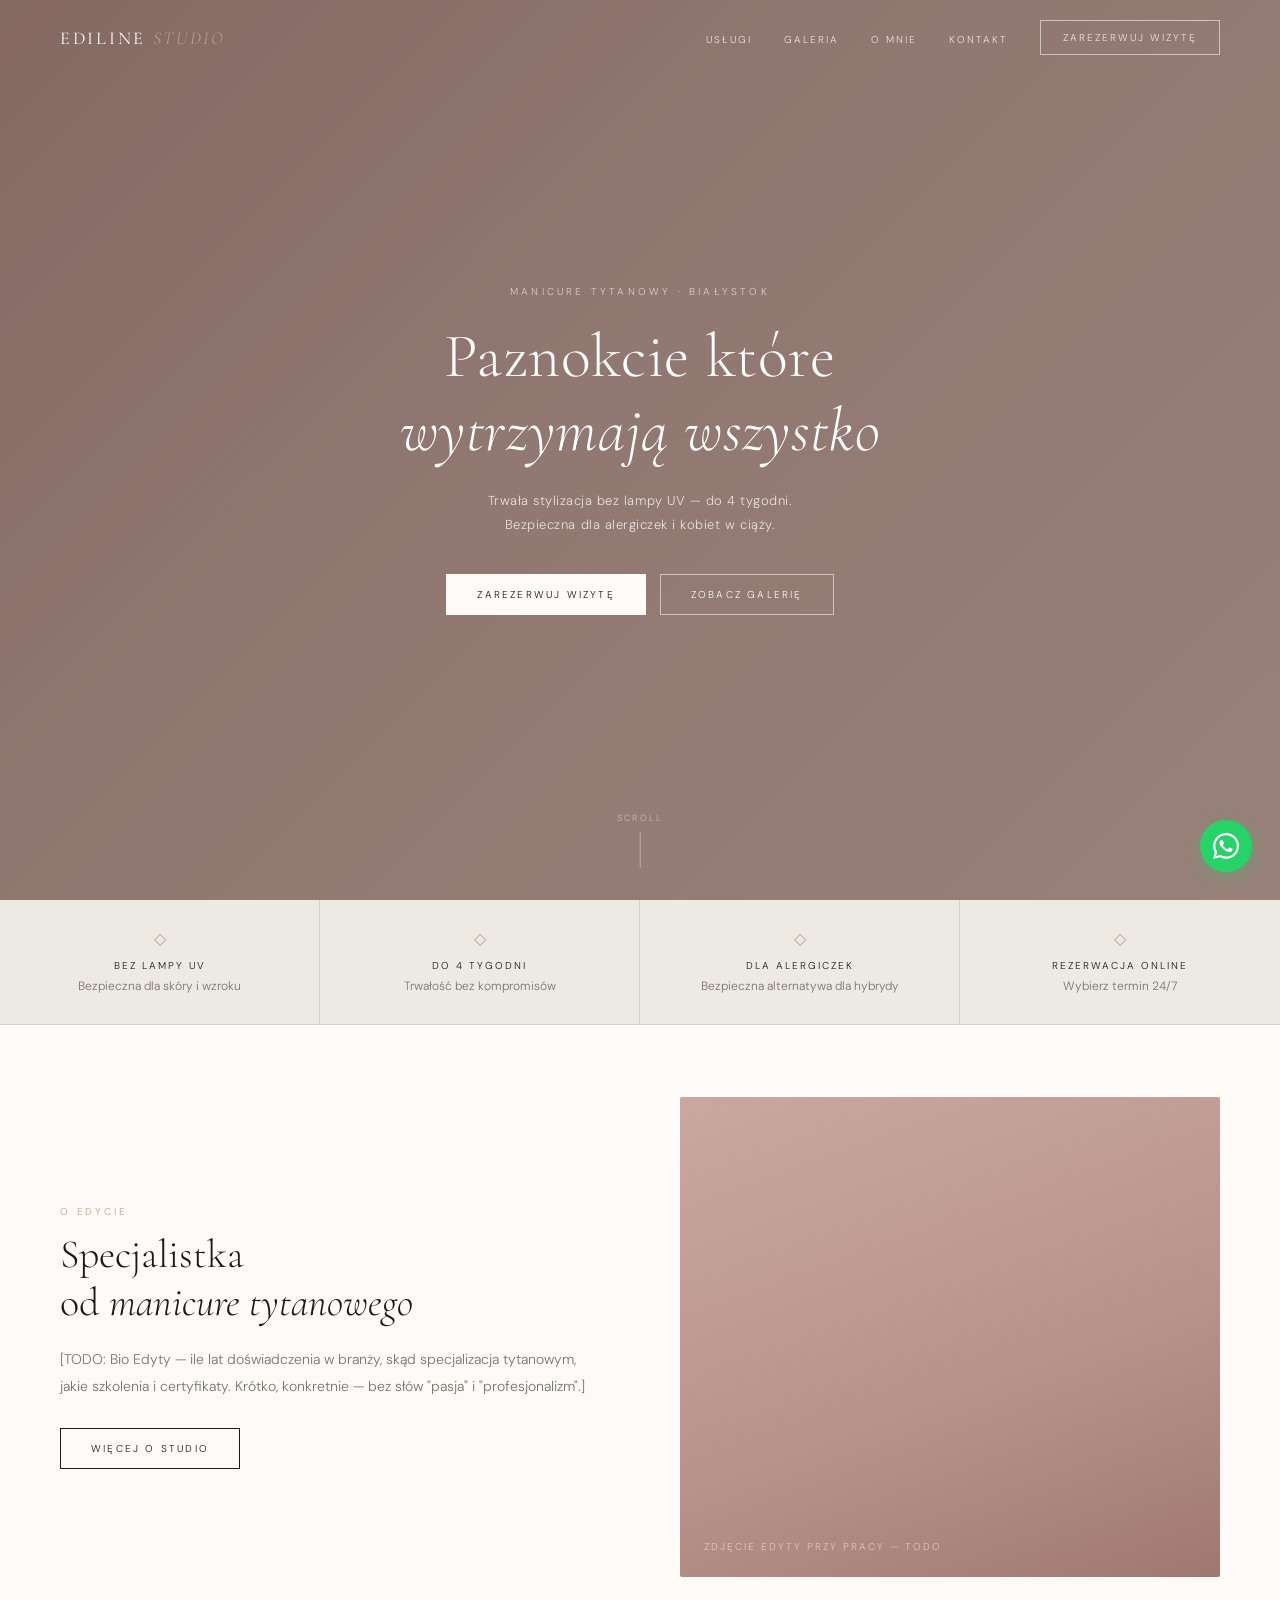
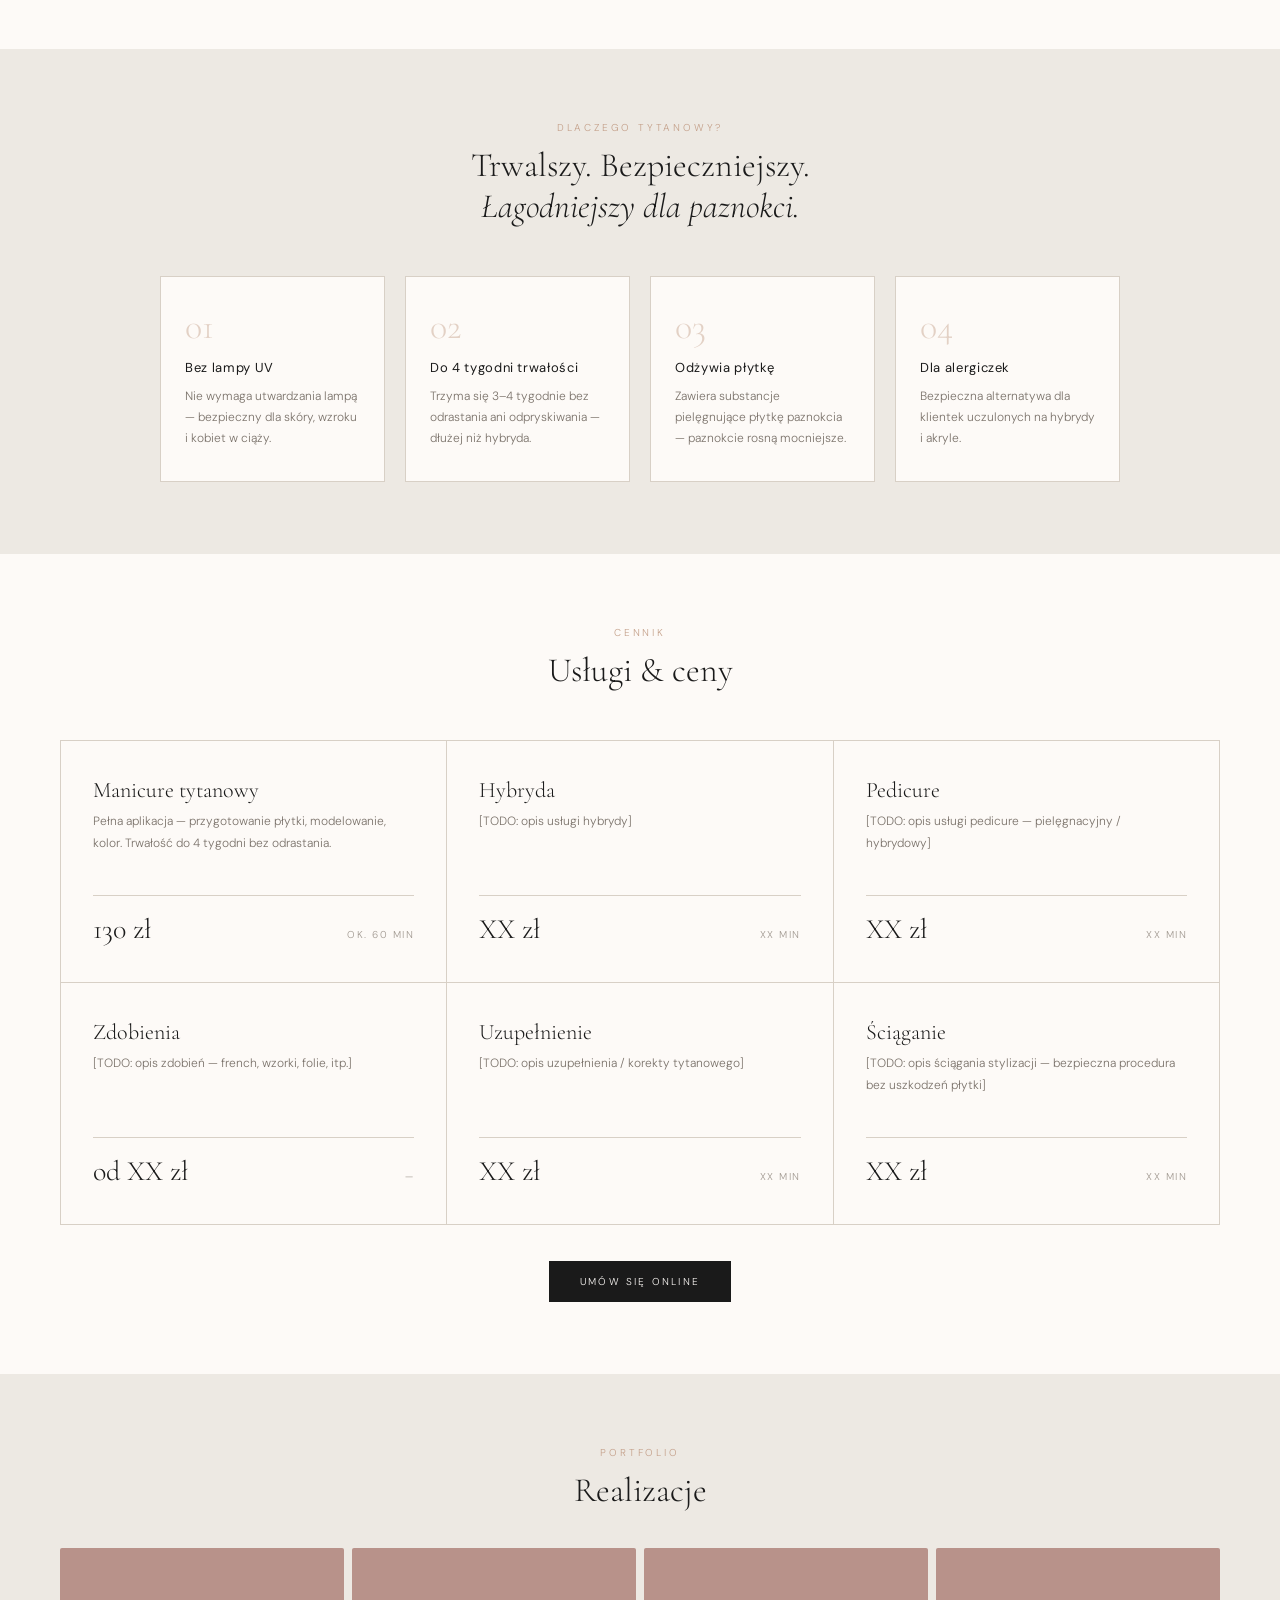
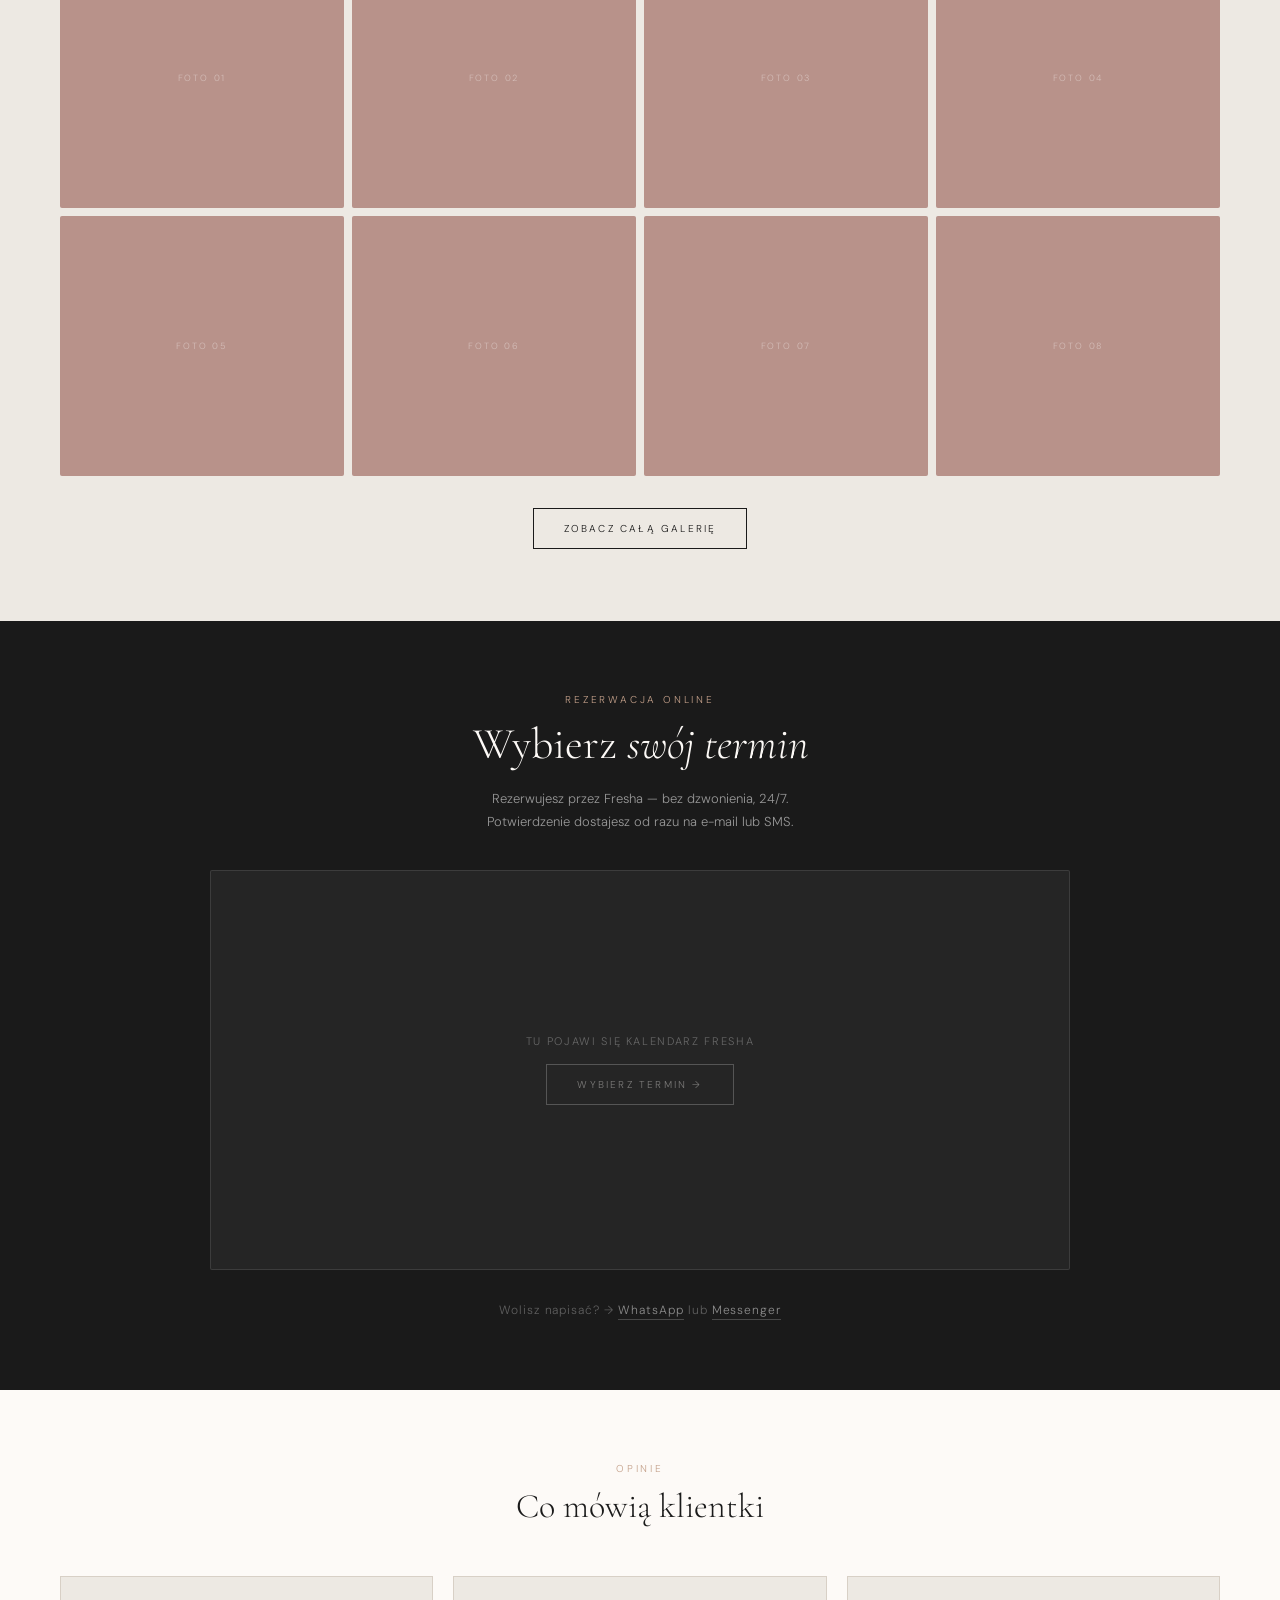
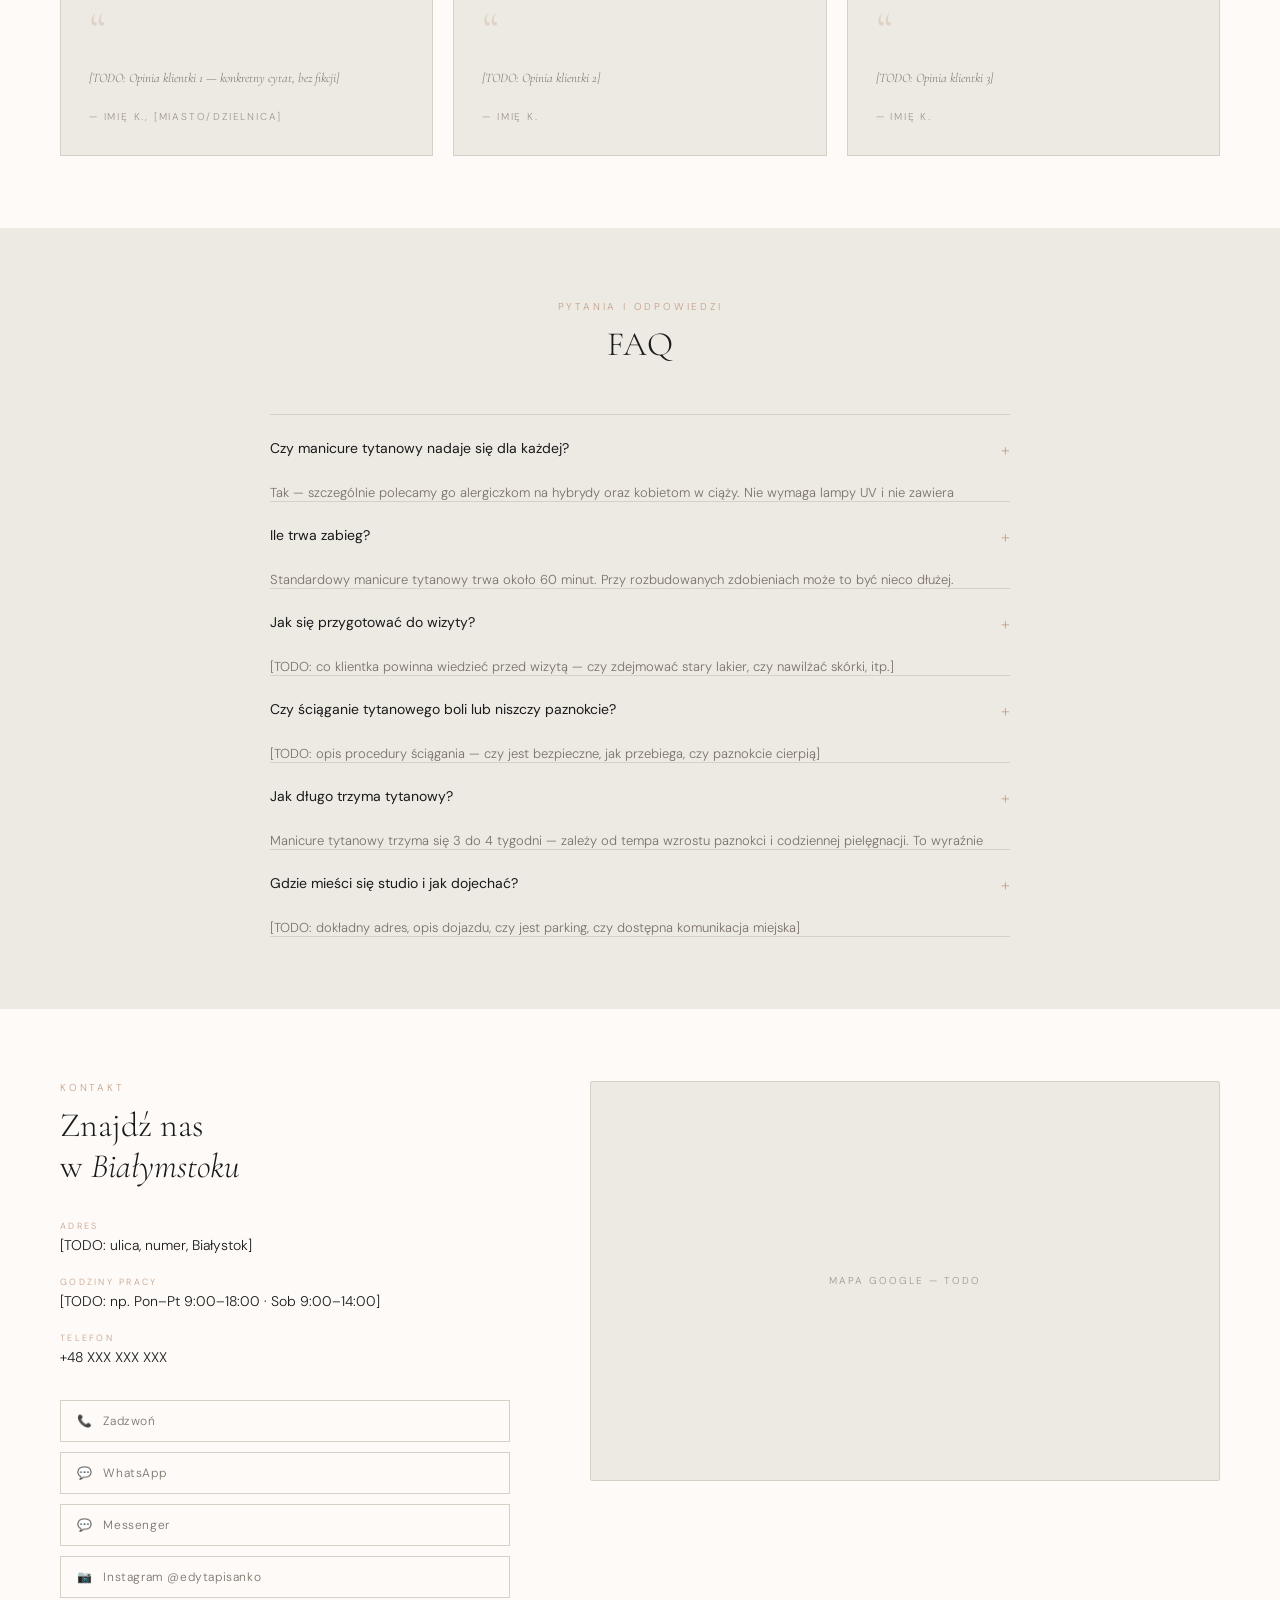
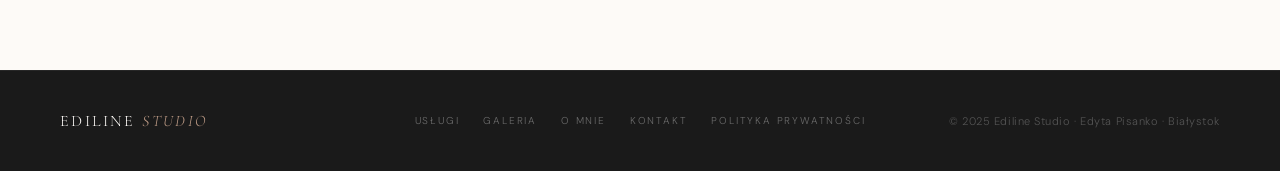
<file: index.html>
<!DOCTYPE html>
<html lang="pl">
<head>
  <meta charset="UTF-8" />
  <meta name="viewport" content="width=device-width, initial-scale=1.0" />

  <!-- SEO -->
  <title>Manicure tytanowy Białystok — Ediline Studio | Edyta Pisanko</title>
  <meta name="description" content="Ediline Studio — specjalizacja w manicure tytanowym w Białymstoku. Trwała stylizacja bez lampy UV, bezpieczna dla alergiczek i kobiet w ciąży. Rezerwacja online." />
  <meta name="keywords" content="manicure tytanowy Białystok, paznokcie tytanowe Białystok, stylizacja paznokci Białystok, manicure bez lampy UV, Ediline Studio" />

  <!-- Open Graph -->
  <meta property="og:title" content="Ediline Studio — Manicure tytanowy Białystok" />
  <meta property="og:description" content="Trwała stylizacja bez lampy UV — do 4 tygodni. Bezpieczna dla alergiczek i kobiet w ciąży." />
  <meta property="og:type" content="website" />
  <!-- TODO: <meta property="og:image" content="img/og-image.webp" /> -->
  <!-- TODO: <meta property="og:url" content="https://edilinestudio.pl" /> -->

  <!-- Fonts -->
  <link rel="preconnect" href="https://fonts.googleapis.com" />
  <link rel="preconnect" href="https://fonts.gstatic.com" crossorigin />
  <link href="https://fonts.googleapis.com/css2?family=Cormorant+Garamond:ital,wght@0,300;0,400;0,500;1,300;1,400&family=DM+Sans:wght@300;400&display=swap" rel="stylesheet" />

  <!-- CSS -->
  <link rel="stylesheet" href="css/style.css" />

  <!-- Schema.org FAQ (SEO) -->
  <script type="application/ld+json">
  {
    "@context": "https://schema.org",
    "@type": "FAQPage",
    "mainEntity": [
      {
        "@type": "Question",
        "name": "Czy manicure tytanowy nadaje się dla każdej?",
        "acceptedAnswer": {
          "@type": "Answer",
          "text": "Tak — szczególnie polecamy go alergiczkom na hybrydy oraz kobietom w ciąży. Nie wymaga lampy UV i nie zawiera substancji drażniących."
        }
      },
      {
        "@type": "Question",
        "name": "Ile trwa zabieg manicure tytanowego?",
        "acceptedAnswer": {
          "@type": "Answer",
          "text": "Zabieg trwa około 60 minut, w zależności od rodzaju stylizacji i zdobień."
        }
      }
    ]
  }
  </script>

  <!-- Schema.org LocalBusiness (SEO) -->
  <script type="application/ld+json">
  {
    "@context": "https://schema.org",
    "@type": "BeautySalon",
    "name": "Ediline Studio",
    "description": "Gabinet paznokciowy specjalizujący się w manicure tytanowym",
    "address": {
      "@type": "PostalAddress",
      "addressLocality": "Białystok",
      "addressCountry": "PL"
    },
    "telephone": "TODO_NUMER_TELEFONU",
    "priceRange": "$$",
    "sameAs": [
      "https://www.facebook.com/EdilineStudioTytanow",
      "https://www.instagram.com/edytapisanko"
    ]
  }
  </script>
</head>

<body>

  <!-- ══ HEADER ══════════════════════════════════════════════ -->
  <header class="site-header" role="banner">
    <a href="index.html" class="site-logo">Ediline <em>Studio</em></a>

    <nav class="site-nav" aria-label="Nawigacja główna">
      <ul class="nav-links-group" style="display:flex; gap:32px; list-style:none; margin:0; padding:0;">
        <li><a href="uslugi.html">Usługi</a></li>
        <li><a href="galeria.html">Galeria</a></li>
        <li><a href="o-mnie.html">O mnie</a></li>
        <li><a href="#kontakt">Kontakt</a></li>
      </ul>
      <a href="#rezerwacja" class="nav-cta">Zarezerwuj wizytę</a>
    </nav>

    <button class="nav-hamburger" aria-label="Otwórz menu" aria-expanded="false">
      <span></span><span></span><span></span>
    </button>
  </header>

  <!-- ══ HERO ════════════════════════════════════════════════ -->
  <section class="hero" aria-label="Sekcja powitalna">
    <!-- TODO: zamień div na <img src="img/hero.webp" alt="Manicure tytanowy — Ediline Studio" class="hero-bg"> -->
    <div class="hero-bg"></div>
    <div class="hero-overlay"></div>

    <div class="hero-content">
      <p class="hero-tag">Manicure tytanowy · Białystok</p>
      <h1>Paznokcie które<br><em>wytrzymają wszystko</em></h1>
      <p class="hero-sub">
        Trwała stylizacja bez lampy UV — do 4 tygodni.<br>
        Bezpieczna dla alergiczek i kobiet w ciąży.
      </p>
      <div class="hero-btns">
        <a href="#rezerwacja" class="btn btn-cream">Zarezerwuj wizytę</a>
        <a href="galeria.html" class="btn btn-outline-light">Zobacz galerię</a>
      </div>
    </div>

    <div class="hero-scroll" aria-hidden="true">scroll</div>
  </section>

  <!-- ══ FEATURES BAR ════════════════════════════════════════ -->
  <div class="features-bar" role="list" aria-label="Zalety manicure tytanowego">
    <div class="feature-item" role="listitem">
      <span class="feature-icon">◇</span>
      <p class="feature-title">Bez lampy UV</p>
      <p class="feature-desc">Bezpieczna dla skóry i wzroku</p>
    </div>
    <div class="feature-item" role="listitem">
      <span class="feature-icon">◇</span>
      <p class="feature-title">Do 4 tygodni</p>
      <p class="feature-desc">Trwałość bez kompromisów</p>
    </div>
    <div class="feature-item" role="listitem">
      <span class="feature-icon">◇</span>
      <p class="feature-title">Dla alergiczek</p>
      <p class="feature-desc">Bezpieczna alternatywa dla hybrydy</p>
    </div>
    <div class="feature-item" role="listitem">
      <span class="feature-icon">◇</span>
      <p class="feature-title">Rezerwacja online</p>
      <p class="feature-desc">Wybierz termin 24/7</p>
    </div>
  </div>

  <!-- ══ O EDYCIE ═════════════════════════════════════════════ -->
  <section class="about" id="o-mnie">
    <div class="about-text">
      <span class="tag">O Edycie</span>
      <h2>Specjalistka<br>od <em>manicure tytanowego</em></h2>
      <!-- TODO: uzupełnij bio od Edyty — ile lat doświadczenia, szkolenia, certyfikaty, co ją wyróżnia -->
      <p class="about-body">
        [TODO: Bio Edyty — ile lat doświadczenia w branży, skąd specjalizacja tytanowym, jakie szkolenia i certyfikaty. Krótko, konkretnie — bez słów "pasja" i "profesjonalizm".]
      </p>
      <a href="o-mnie.html" class="btn btn-outline">Więcej o studio</a>
    </div>

    <div class="about-photo">
      <!-- TODO: zamień placeholder na <img src="img/edyta.webp" alt="Edyta Pisanko — stylistka paznokci Białystok"> -->
      <div class="about-photo-placeholder">
        <span>Zdjęcie Edyty przy pracy — TODO</span>
      </div>
    </div>
  </section>

  <!-- ══ DLACZEGO TYTANOWY ════════════════════════════════════ -->
  <section class="titanium">
    <div class="section-header">
      <span class="tag">Dlaczego tytanowy?</span>
      <h2 class="section-title">Trwalszy. Bezpieczniejszy.<br><em>Łagodniejszy dla paznokci.</em></h2>
    </div>

    <div class="titanium-grid">
      <div class="titanium-card">
        <div class="titanium-num">01</div>
        <p class="titanium-title">Bez lampy UV</p>
        <p class="titanium-desc">Nie wymaga utwardzania lampą — bezpieczny dla skóry, wzroku i kobiet w ciąży.</p>
      </div>
      <div class="titanium-card">
        <div class="titanium-num">02</div>
        <p class="titanium-title">Do 4 tygodni trwałości</p>
        <p class="titanium-desc">Trzyma się 3–4 tygodnie bez odrastania ani odpryskiwania — dłużej niż hybryda.</p>
      </div>
      <div class="titanium-card">
        <div class="titanium-num">03</div>
        <p class="titanium-title">Odżywia płytkę</p>
        <p class="titanium-desc">Zawiera substancje pielęgnujące płytkę paznokcia — paznokcie rosną mocniejsze.</p>
      </div>
      <div class="titanium-card">
        <div class="titanium-num">04</div>
        <p class="titanium-title">Dla alergiczek</p>
        <p class="titanium-desc">Bezpieczna alternatywa dla klientek uczulonych na hybrydy i akryle.</p>
      </div>
    </div>
  </section>

  <!-- ══ USŁUGI & CENNIK ══════════════════════════════════════ -->
  <section class="services" id="uslugi">
    <div class="section-header">
      <span class="tag">Cennik</span>
      <h2 class="section-title">Usługi &amp; ceny</h2>
    </div>

    <div class="services-grid">
      <article class="service-card">
        <h3 class="service-name">Manicure tytanowy</h3>
        <p class="service-desc">Pełna aplikacja — przygotowanie płytki, modelowanie, kolor. Trwałość do 4 tygodni bez odrastania.</p>
        <div class="service-footer">
          <!-- TODO: uzupełnij cenę i czas od Edyty -->
          <span class="service-price">130 zł</span>
          <span class="service-time">ok. 60 min</span>
        </div>
      </article>

      <article class="service-card">
        <h3 class="service-name">Hybryda</h3>
        <!-- TODO: uzupełnij opis, cenę i czas -->
        <p class="service-desc">[TODO: opis usługi hybrydy]</p>
        <div class="service-footer">
          <span class="service-price">XX zł</span>
          <span class="service-time">XX min</span>
        </div>
      </article>

      <article class="service-card">
        <h3 class="service-name">Pedicure</h3>
        <!-- TODO: uzupełnij opis, cenę i czas -->
        <p class="service-desc">[TODO: opis usługi pedicure — pielęgnacyjny / hybrydowy]</p>
        <div class="service-footer">
          <span class="service-price">XX zł</span>
          <span class="service-time">XX min</span>
        </div>
      </article>

      <article class="service-card">
        <h3 class="service-name">Zdobienia</h3>
        <!-- TODO: uzupełnij opis, cenę -->
        <p class="service-desc">[TODO: opis zdobień — french, wzorki, folie, itp.]</p>
        <div class="service-footer">
          <span class="service-price">od XX zł</span>
          <span class="service-time">—</span>
        </div>
      </article>

      <article class="service-card">
        <h3 class="service-name">Uzupełnienie</h3>
        <!-- TODO: uzupełnij opis, cenę i czas -->
        <p class="service-desc">[TODO: opis uzupełnienia / korekty tytanowego]</p>
        <div class="service-footer">
          <span class="service-price">XX zł</span>
          <span class="service-time">XX min</span>
        </div>
      </article>

      <article class="service-card">
        <h3 class="service-name">Ściąganie</h3>
        <!-- TODO: uzupełnij opis, cenę i czas -->
        <p class="service-desc">[TODO: opis ściągania stylizacji — bezpieczna procedura bez uszkodzeń płytki]</p>
        <div class="service-footer">
          <span class="service-price">XX zł</span>
          <span class="service-time">XX min</span>
        </div>
      </article>
    </div>

    <div class="services-cta">
      <a href="#rezerwacja" class="btn btn-dark">Umów się online</a>
    </div>
  </section>

  <!-- ══ GALERIA (preview) ════════════════════════════════════ -->
  <section class="gallery" id="galeria">
    <div class="section-header">
      <span class="tag">Portfolio</span>
      <h2 class="section-title">Realizacje</h2>
    </div>

    <div class="gallery-grid">
      <!-- TODO: zastąp placeholdery realnymi zdjęciami realizacji:
           <img src="img/realizacja-01.webp" alt="Manicure tytanowy — realizacja 1"> -->
      <div class="gallery-item"><div class="gallery-placeholder">foto 01</div></div>
      <div class="gallery-item"><div class="gallery-placeholder">foto 02</div></div>
      <div class="gallery-item"><div class="gallery-placeholder">foto 03</div></div>
      <div class="gallery-item"><div class="gallery-placeholder">foto 04</div></div>
      <div class="gallery-item"><div class="gallery-placeholder">foto 05</div></div>
      <div class="gallery-item"><div class="gallery-placeholder">foto 06</div></div>
      <div class="gallery-item"><div class="gallery-placeholder">foto 07</div></div>
      <div class="gallery-item"><div class="gallery-placeholder">foto 08</div></div>
    </div>

    <div class="services-cta" style="margin-top:32px;">
      <a href="galeria.html" class="btn btn-outline">Zobacz całą galerię</a>
    </div>
  </section>

  <!-- ══ REZERWACJA ═══════════════════════════════════════════ -->
  <section class="booking" id="rezerwacja">
    <span class="tag">Rezerwacja online</span>
    <h2>Wybierz <em>swój termin</em></h2>
    <p class="booking-sub">
      Rezerwujesz przez Fresha — bez dzwonienia, 24/7.<br>
      Potwierdzenie dostajesz od razu na e-mail lub SMS.
    </p>

    <div class="booking-embed">
      <!-- TODO: zamień na embed Fresha gdy Edyta założy konto:
           <iframe src="https://www.fresha.com/book-now/LINK-DO-PROFILU"
                   title="Rezerwacja online — Ediline Studio"
                   style="width:100%; height:100%; border:none;"></iframe> -->
      <div class="booking-embed-placeholder">
        <p>Tu pojawi się kalendarz Fresha</p>
        <a href="#" class="btn btn-outline-light" style="pointer-events:none; opacity:0.4;">Wybierz termin →</a>
      </div>
    </div>

    <p style="font-size:12px; color:rgba(255,255,255,0.3); letter-spacing:0.08em;">
      Wolisz napisać? →
      <!-- TODO: zamień # na rzeczywisty numer WhatsApp: https://wa.me/48XXXXXXXXX -->
      <a href="#" style="color:rgba(255,255,255,0.5); border-bottom:1px solid rgba(255,255,255,0.2); padding-bottom:1px;">WhatsApp</a>
      lub
      <!-- TODO: zamień na link do Messenger: https://m.me/EdilineStudioTytanow -->
      <a href="#" style="color:rgba(255,255,255,0.5); border-bottom:1px solid rgba(255,255,255,0.2); padding-bottom:1px;">Messenger</a>
    </p>
  </section>

  <!-- ══ OPINIE ═══════════════════════════════════════════════ -->
  <section class="testimonials" id="opinie">
    <div class="section-header">
      <span class="tag">Opinie</span>
      <h2 class="section-title">Co mówią klientki</h2>
    </div>

    <div class="testimonials-grid">
      <!-- TODO: zastąp placeholdery realnymi opiniami klientek (imię + treść + zgoda na publikację) -->
      <article class="testimonial-card">
        <div class="testimonial-quote">&ldquo;</div>
        <p class="testimonial-text">[TODO: Opinia klientki 1 — konkretny cytat, bez fikcji]</p>
        <p class="testimonial-author">— Imię K., [miasto/dzielnica]</p>
      </article>

      <article class="testimonial-card">
        <div class="testimonial-quote">&ldquo;</div>
        <p class="testimonial-text">[TODO: Opinia klientki 2]</p>
        <p class="testimonial-author">— Imię K.</p>
      </article>

      <article class="testimonial-card">
        <div class="testimonial-quote">&ldquo;</div>
        <p class="testimonial-text">[TODO: Opinia klientki 3]</p>
        <p class="testimonial-author">— Imię K.</p>
      </article>
    </div>
  </section>

  <!-- ══ FAQ ══════════════════════════════════════════════════ -->
  <section class="faq" id="faq">
    <div class="faq-inner">
      <div class="section-header">
        <span class="tag">Pytania i odpowiedzi</span>
        <h2 class="section-title">FAQ</h2>
      </div>

      <div class="faq-item">
        <button class="faq-question" aria-expanded="false">
          Czy manicure tytanowy nadaje się dla każdej?
          <span class="faq-icon">+</span>
        </button>
        <div class="faq-answer">
          Tak — szczególnie polecamy go alergiczkom na hybrydy oraz kobietom w ciąży. Nie wymaga lampy UV i nie zawiera substancji drażniących. Jeśli masz wątpliwości, napisz do mnie przed wizytą.
        </div>
      </div>

      <div class="faq-item">
        <button class="faq-question" aria-expanded="false">
          Ile trwa zabieg?
          <span class="faq-icon">+</span>
        </button>
        <div class="faq-answer">
          <!-- TODO: uzupełnij dokładny czas od Edyty -->
          Standardowy manicure tytanowy trwa około 60 minut. Przy rozbudowanych zdobieniach może to być nieco dłużej.
        </div>
      </div>

      <div class="faq-item">
        <button class="faq-question" aria-expanded="false">
          Jak się przygotować do wizyty?
          <span class="faq-icon">+</span>
        </button>
        <!-- TODO: uzupełnij wytyczne przygotowania od Edyty -->
        <div class="faq-answer">
          [TODO: co klientka powinna wiedzieć przed wizytą — czy zdejmować stary lakier, czy nawilżać skórki, itp.]
        </div>
      </div>

      <div class="faq-item">
        <button class="faq-question" aria-expanded="false">
          Czy ściąganie tytanowego boli lub niszczy paznokcie?
          <span class="faq-icon">+</span>
        </button>
        <!-- TODO: uzupełnij od Edyty -->
        <div class="faq-answer">
          [TODO: opis procedury ściągania — czy jest bezpieczne, jak przebiega, czy paznokcie cierpią]
        </div>
      </div>

      <div class="faq-item">
        <button class="faq-question" aria-expanded="false">
          Jak długo trzyma tytanowy?
          <span class="faq-icon">+</span>
        </button>
        <div class="faq-answer">
          Manicure tytanowy trzyma się 3 do 4 tygodni — zależy od tempa wzrostu paznokci i codziennej pielęgnacji. To wyraźnie dłużej niż standardowa hybryda.
        </div>
      </div>

      <div class="faq-item">
        <button class="faq-question" aria-expanded="false">
          Gdzie mieści się studio i jak dojechać?
          <span class="faq-icon">+</span>
        </button>
        <!-- TODO: uzupełnij adres, komunikację miejską, parking od Edyty -->
        <div class="faq-answer">
          [TODO: dokładny adres, opis dojazdu, czy jest parking, czy dostępna komunikacja miejska]
        </div>
      </div>
    </div>
  </section>

  <!-- ══ KONTAKT & MAPA ═══════════════════════════════════════ -->
  <section class="contact" id="kontakt">
    <div class="contact-inner">
      <div>
        <span class="tag">Kontakt</span>
        <h2 class="section-title">Znajdź nas<br>w <em>Białymstoku</em></h2>

        <div class="contact-details">
          <div class="contact-detail">
            <span class="contact-label">Adres</span>
            <!-- TODO: uzupełnij dokładny adres -->
            <span class="contact-value">[TODO: ulica, numer, Białystok]</span>
          </div>
          <div class="contact-detail">
            <span class="contact-label">Godziny pracy</span>
            <!-- TODO: uzupełnij godziny od Edyty -->
            <span class="contact-value">[TODO: np. Pon–Pt 9:00–18:00 · Sob 9:00–14:00]</span>
          </div>
          <div class="contact-detail">
            <span class="contact-label">Telefon</span>
            <!-- TODO: uzupełnij numer -->
            <span class="contact-value"><a href="tel:TODO">+48 XXX XXX XXX</a></span>
          </div>
        </div>

        <div class="contact-channels">
          <!-- TODO: uzupełnij linki -->
          <a href="tel:TODO" class="contact-channel">📞 &nbsp; Zadzwoń</a>
          <a href="https://wa.me/48TODO" class="contact-channel" target="_blank" rel="noopener">💬 &nbsp; WhatsApp</a>
          <a href="https://m.me/EdilineStudioTytanow" class="contact-channel" target="_blank" rel="noopener">💬 &nbsp; Messenger</a>
          <a href="https://www.instagram.com/edytapisanko" class="contact-channel" target="_blank" rel="noopener">📷 &nbsp; Instagram @edytapisanko</a>
        </div>
      </div>

      <div class="contact-map">
        <!-- TODO: zamień na Google Maps embed:
             <iframe
               src="https://maps.google.com/maps?q=ULICA+NUMER,+Bialystok&output=embed"
               width="100%" height="100%" style="border:0;" allowfullscreen loading="lazy"
               title="Lokalizacja Ediline Studio w Białymstoku">
             </iframe> -->
        <div class="map-placeholder">
          <p>Mapa Google — TODO</p>
        </div>
      </div>
    </div>
  </section>

  <!-- ══ FOOTER ═══════════════════════════════════════════════ -->
  <footer class="site-footer" role="contentinfo">
    <a href="index.html" class="footer-logo">Ediline <em>Studio</em></a>

    <nav class="footer-nav" aria-label="Nawigacja stopki">
      <a href="uslugi.html">Usługi</a>
      <a href="galeria.html">Galeria</a>
      <a href="o-mnie.html">O mnie</a>
      <a href="#kontakt">Kontakt</a>
      <!-- TODO: dodaj podstronę polityki prywatności gdy Edyta ją przygotuje -->
      <a href="polityka-prywatnosci.html">Polityka prywatności</a>
    </nav>

    <div class="footer-right">
      <p class="footer-copy">© 2025 Ediline Studio · Edyta Pisanko · Białystok</p>
    </div>
  </footer>

  <!-- ══ WHATSAPP FLOAT ════════════════════════════════════════ -->
  <!-- TODO: zmień href na rzeczywisty link WhatsApp: https://wa.me/48XXXXXXXXX -->
  <a href="https://wa.me/48TODO" class="wa-float" aria-label="Napisz na WhatsApp" target="_blank" rel="noopener">
    <svg xmlns="http://www.w3.org/2000/svg" viewBox="0 0 24 24" aria-hidden="true">
      <path d="M17.472 14.382c-.297-.149-1.758-.867-2.03-.967-.273-.099-.471-.148-.67.15-.197.297-.767.966-.94 1.164-.173.199-.347.223-.644.075-.297-.15-1.255-.463-2.39-1.475-.883-.788-1.48-1.761-1.653-2.059-.173-.297-.018-.458.13-.606.134-.133.298-.347.446-.52.149-.174.198-.298.298-.497.099-.198.05-.371-.025-.52-.075-.149-.669-1.612-.916-2.207-.242-.579-.487-.5-.669-.51-.173-.008-.371-.01-.57-.01-.198 0-.52.074-.792.372-.272.297-1.04 1.016-1.04 2.479 0 1.462 1.065 2.875 1.213 3.074.149.198 2.096 3.2 5.077 4.487.709.306 1.262.489 1.694.625.712.227 1.36.195 1.871.118.571-.085 1.758-.719 2.006-1.413.248-.694.248-1.289.173-1.413-.074-.124-.272-.198-.57-.347m-5.421 7.403h-.004a9.87 9.87 0 01-5.031-1.378l-.361-.214-3.741.982.998-3.648-.235-.374a9.86 9.86 0 01-1.51-5.26c.001-5.45 4.436-9.884 9.888-9.884 2.64 0 5.122 1.03 6.988 2.898a9.825 9.825 0 012.893 6.994c-.003 5.45-4.437 9.884-9.885 9.884m8.413-18.297A11.815 11.815 0 0012.05 0C5.495 0 .16 5.335.157 11.892c0 2.096.547 4.142 1.588 5.945L.057 24l6.305-1.654a11.882 11.882 0 005.683 1.448h.005c6.554 0 11.89-5.335 11.893-11.893a11.821 11.821 0 00-3.48-8.413z"/>
    </svg>
  </a>

  <!-- JS -->
  <script src="js/main.js"></script>
</body>
</html>
</file>
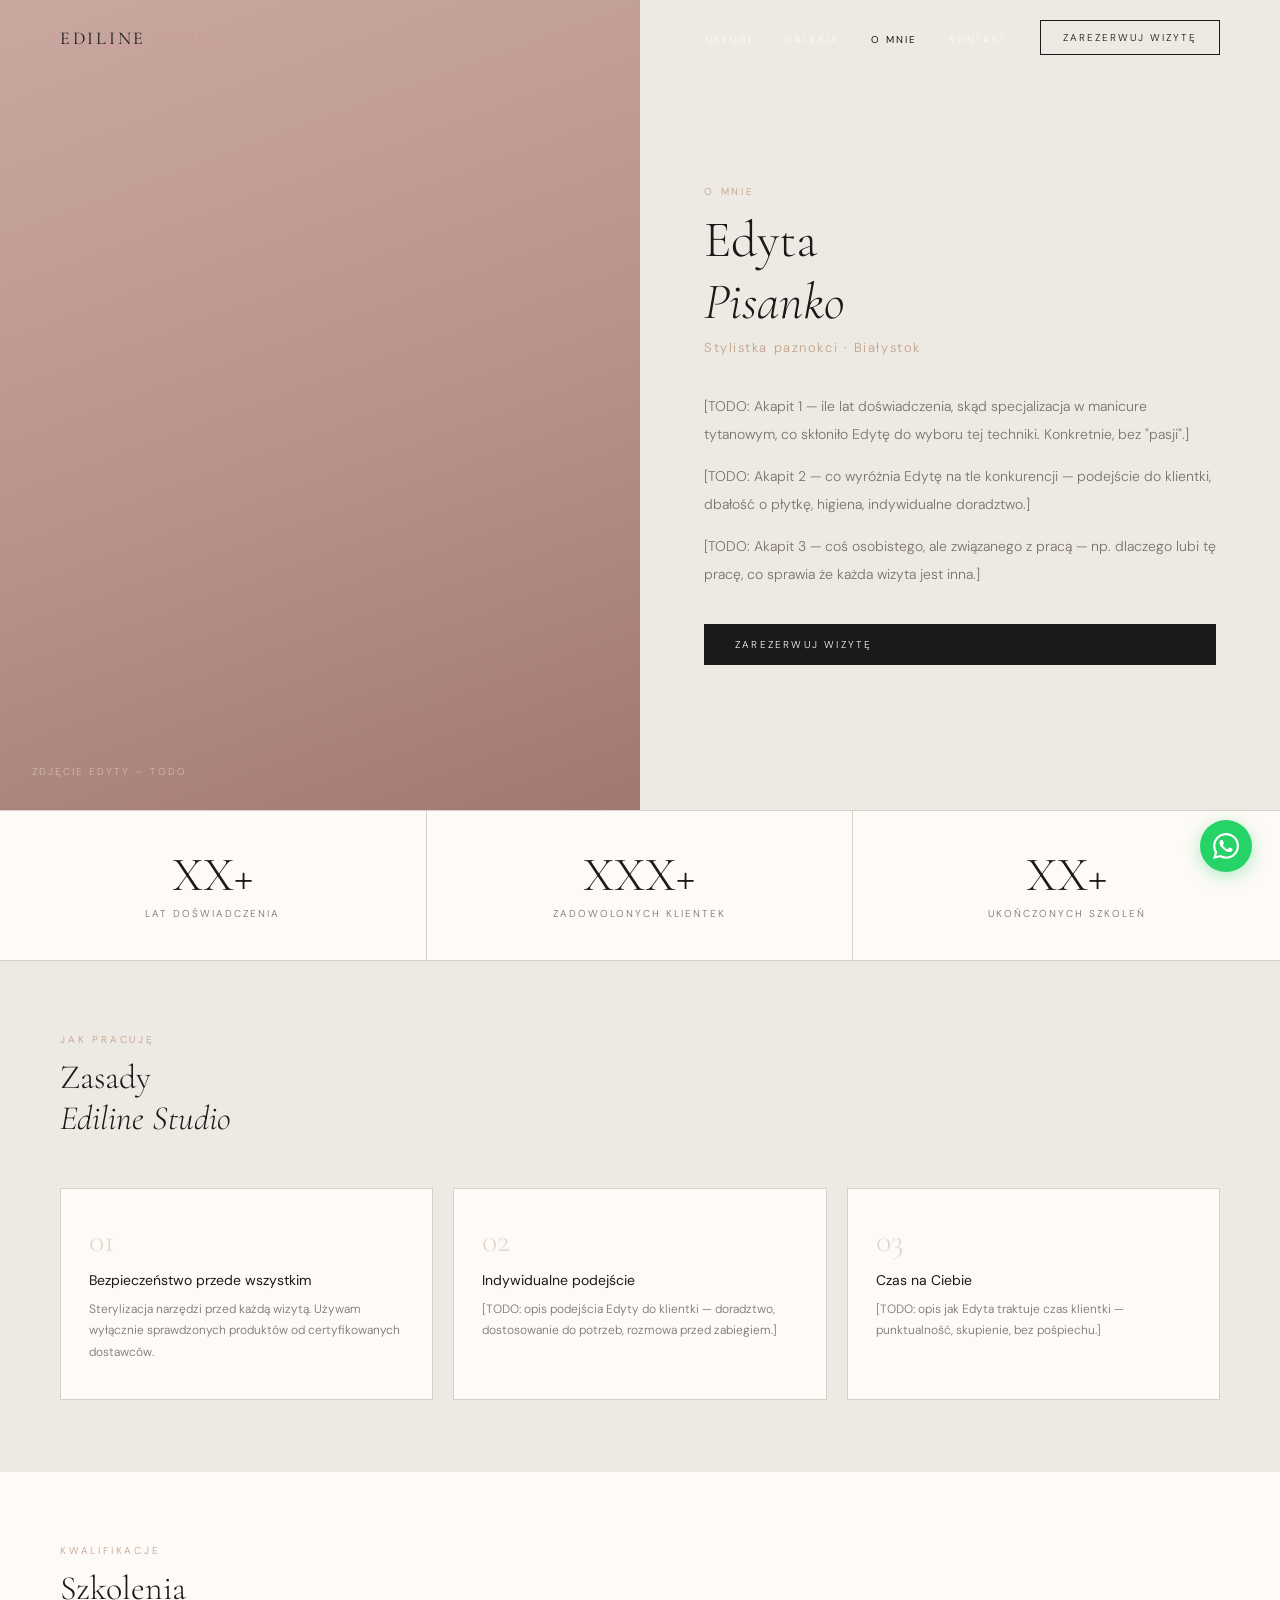
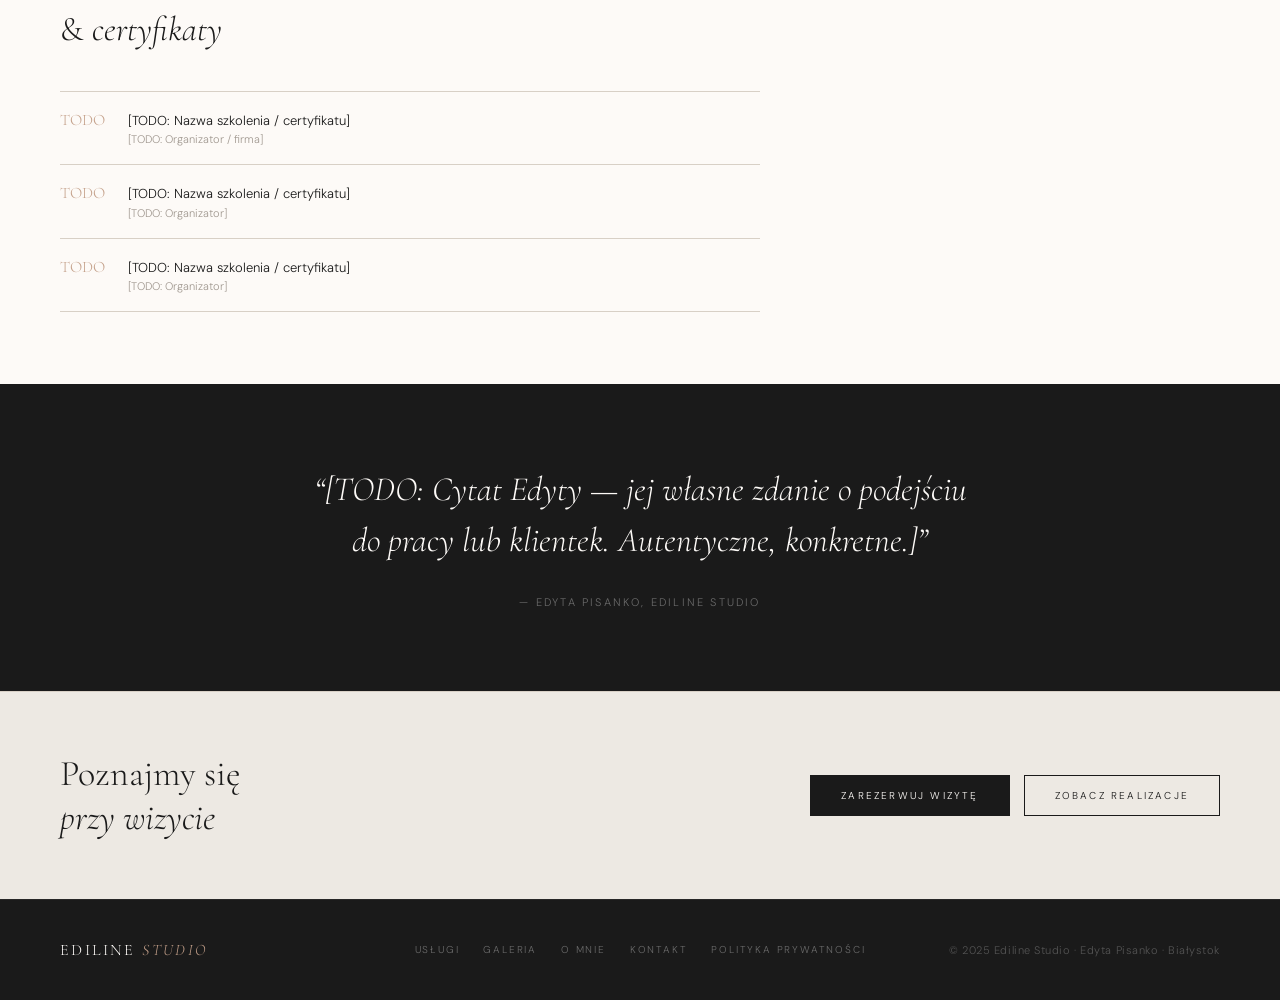
<file: o-mnie.html>
<!DOCTYPE html>
<html lang="pl">
<head>
  <meta charset="UTF-8" />
  <meta name="viewport" content="width=device-width, initial-scale=1.0" />

  <title>O mnie — Edyta Pisanko | Ediline Studio Białystok</title>
  <meta name="description" content="Poznaj Edytę Pisanko — stylistkę paznokci specjalizującą się w manicure tytanowym w Białymstoku. Ediline Studio — doświadczenie, certyfikaty, wartości." />

  <link rel="preconnect" href="https://fonts.googleapis.com" />
  <link rel="preconnect" href="https://fonts.gstatic.com" crossorigin />
  <link href="https://fonts.googleapis.com/css2?family=Cormorant+Garamond:ital,wght@0,300;0,400;0,500;1,300;1,400&family=DM+Sans:wght@300;400&display=swap" rel="stylesheet" />
  <link rel="stylesheet" href="css/style.css" />

  <style>
    /* ── INTRO SPLIT ─────────────────────────────────────── */
    .intro-split {
      display: grid;
      grid-template-columns: 1fr 1fr;
      min-height: 90vh;
    }

    .intro-photo {
      position: relative;
      background: var(--rose);
      overflow: hidden;
    }

    .intro-photo img {
      width: 100%;
      height: 100%;
      object-fit: cover;
    }

    /* TODO: zamień placeholder na <img src="img/edyta-portret.webp" alt="Edyta Pisanko — Ediline Studio"> */
    .intro-photo-placeholder {
      width: 100%;
      height: 100%;
      min-height: 600px;
      background: linear-gradient(160deg, #C9A8A0 0%, #B8928A 55%, #A07870 100%);
      display: flex;
      align-items: flex-end;
      padding: 32px;
    }

    .intro-photo-placeholder span {
      font-size: 10px;
      letter-spacing: 0.2em;
      text-transform: uppercase;
      color: rgba(255,255,255,0.45);
    }

    .intro-text {
      padding: 120px 64px 80px;
      display: flex;
      flex-direction: column;
      justify-content: center;
      background: var(--linen);
    }

    .intro-text h1 {
      font-size: clamp(34px, 4vw, 52px);
      margin-bottom: 6px;
    }

    .intro-subtitle {
      font-size: 13px;
      color: var(--accent);
      letter-spacing: 0.12em;
      margin-bottom: 36px;
    }

    .intro-body {
      font-size: 14px;
      color: var(--text-muted);
      line-height: 2;
      margin-bottom: 36px;
    }

    .intro-body p + p { margin-top: 1em; }

    /* ── STATS ───────────────────────────────────────────── */
    .stats-row {
      display: grid;
      grid-template-columns: repeat(3, 1fr);
      border-top: 1px solid var(--border);
      border-bottom: 1px solid var(--border);
      background: var(--cream);
    }

    .stat-item {
      padding: 40px 32px;
      border-right: 1px solid var(--border);
      text-align: center;
    }

    .stat-item:last-child { border-right: none; }

    .stat-num {
      font-family: var(--serif);
      font-size: 48px;
      font-weight: 300;
      color: var(--text-primary);
      line-height: 1;
      margin-bottom: 8px;
    }

    .stat-label {
      font-size: 10px;
      letter-spacing: 0.2em;
      text-transform: uppercase;
      color: var(--text-muted);
    }

    /* ── VALUES ──────────────────────────────────────────── */
    .values {
      padding: var(--section-pad);
      background: var(--linen);
    }

    .values .section-header {
      margin-bottom: 48px;
    }

    .values-grid {
      display: grid;
      grid-template-columns: repeat(3, 1fr);
      gap: 20px;
    }

    .value-card {
      background: var(--cream);
      border: 1px solid var(--border);
      padding: 36px 28px;
    }

    .value-num {
      font-family: var(--serif);
      font-size: 32px;
      color: var(--accent);
      opacity: 0.4;
      margin-bottom: 14px;
      line-height: 1;
    }

    .value-title {
      font-size: 14px;
      font-weight: 400;
      margin-bottom: 10px;
    }

    .value-desc {
      font-size: 12px;
      color: var(--text-muted);
      line-height: 1.8;
    }

    /* ── CERTS ───────────────────────────────────────────── */
    .certs {
      padding: var(--section-pad);
    }

    .certs .section-header {
      margin-bottom: 40px;
    }

    .certs-list {
      display: flex;
      flex-direction: column;
      gap: 0;
      max-width: 700px;
    }

    .cert-item {
      display: flex;
      align-items: baseline;
      gap: 20px;
      padding: 18px 0;
      border-bottom: 1px solid var(--border);
    }

    .cert-item:first-child { border-top: 1px solid var(--border); }

    .cert-year {
      font-family: var(--serif);
      font-size: 16px;
      color: var(--accent);
      min-width: 48px;
      flex-shrink: 0;
    }

    .cert-name {
      font-size: 13px;
      color: var(--text-primary);
      line-height: 1.5;
    }

    .cert-org {
      font-size: 11px;
      color: var(--text-light);
      margin-top: 2px;
    }

    /* ── PHILOSOPHY ──────────────────────────────────────── */
    .philosophy {
      background: var(--text-primary);
      padding: 80px 60px;
      text-align: center;
    }

    .philosophy blockquote {
      font-family: var(--serif);
      font-size: clamp(22px, 3vw, 34px);
      font-weight: 300;
      font-style: italic;
      color: var(--cream);
      max-width: 680px;
      margin: 0 auto 24px;
      line-height: 1.5;
    }

    .philosophy cite {
      font-size: 11px;
      letter-spacing: 0.2em;
      text-transform: uppercase;
      color: rgba(255,255,255,0.35);
      font-style: normal;
    }

    /* ── CTA BAND ────────────────────────────────────────── */
    .cta-band {
      background: var(--linen);
      border-top: 1px solid var(--border);
      padding: 60px;
      display: flex;
      align-items: center;
      justify-content: space-between;
      gap: 40px;
      flex-wrap: wrap;
    }

    .cta-band h2 {
      font-size: clamp(24px, 3vw, 36px);
      color: var(--text-primary);
    }

    .cta-band h2 em { font-style: italic; }

    .cta-band-btns {
      display: flex;
      gap: 14px;
      flex-wrap: wrap;
      flex-shrink: 0;
    }

    @media (max-width: 900px) {
      .intro-split { grid-template-columns: 1fr; }
      .intro-text { padding: 60px 28px; }
      .intro-photo-placeholder { min-height: 360px; }

      .stats-row { grid-template-columns: 1fr; }
      .stat-item { border-right: none; border-bottom: 1px solid var(--border); }
      .stat-item:last-child { border-bottom: none; }

      .values-grid { grid-template-columns: 1fr; }
      .cta-band { padding: 40px 28px; }
      .philosophy { padding: 60px 28px; }
    }
  </style>
</head>

<body>

  <!-- ══ HEADER ══════════════════════════════════════════════ -->
  <header class="site-header scrolled" role="banner">
    <a href="index.html" class="site-logo" style="color:var(--text-primary);">Ediline <em>Studio</em></a>

    <nav class="site-nav" aria-label="Nawigacja główna">
      <ul class="nav-links-group" style="display:flex; gap:32px; list-style:none; margin:0; padding:0;">
        <li><a href="uslugi.html">Usługi</a></li>
        <li><a href="galeria.html">Galeria</a></li>
        <li><a href="o-mnie.html" style="color:var(--text-primary); font-weight:400;">O mnie</a></li>
        <li><a href="index.html#kontakt">Kontakt</a></li>
      </ul>
      <a href="index.html#rezerwacja" class="nav-cta" style="border-color:var(--text-primary); color:var(--text-primary);">Zarezerwuj wizytę</a>
    </nav>

    <button class="nav-hamburger" aria-label="Otwórz menu" aria-expanded="false">
      <span></span><span></span><span></span>
    </button>
  </header>

  <!-- ══ INTRO SPLIT ══════════════════════════════════════════ -->
  <section class="intro-split">
    <div class="intro-photo">
      <!-- TODO: zamień na <img src="img/edyta-portret.webp" alt="Edyta Pisanko — stylistka paznokci, Białystok"> -->
      <div class="intro-photo-placeholder">
        <span>Zdjęcie Edyty — TODO</span>
      </div>
    </div>

    <div class="intro-text">
      <span class="tag">O mnie</span>
      <h1>Edyta<br><em>Pisanko</em></h1>
      <p class="intro-subtitle">Stylistka paznokci · Białystok</p>

      <!-- TODO: uzupełnij bio od Edyty — poniżej przykładowa struktura -->
      <div class="intro-body">
        <p>[TODO: Akapit 1 — ile lat doświadczenia, skąd specjalizacja w manicure tytanowym, co skłoniło Edytę do wyboru tej techniki. Konkretnie, bez "pasji".]</p>
        <p>[TODO: Akapit 2 — co wyróżnia Edytę na tle konkurencji — podejście do klientki, dbałość o płytkę, higiena, indywidualne doradztwo.]</p>
        <p>[TODO: Akapit 3 — coś osobistego, ale związanego z pracą — np. dlaczego lubi tę pracę, co sprawia że każda wizyta jest inna.]</p>
      </div>

      <a href="index.html#rezerwacja" class="btn btn-dark">Zarezerwuj wizytę</a>
    </div>
  </section>

  <!-- ══ STATS ════════════════════════════════════════════════ -->
  <div class="stats-row" role="list" aria-label="Liczby Ediline Studio">
    <div class="stat-item" role="listitem">
      <!-- TODO: uzupełnij od Edyty -->
      <div class="stat-num">XX+</div>
      <div class="stat-label">lat doświadczenia</div>
    </div>
    <div class="stat-item" role="listitem">
      <!-- TODO: uzupełnij od Edyty -->
      <div class="stat-num">XXX+</div>
      <div class="stat-label">zadowolonych klientek</div>
    </div>
    <div class="stat-item" role="listitem">
      <!-- TODO: uzupełnij od Edyty -->
      <div class="stat-num">XX+</div>
      <div class="stat-label">ukończonych szkoleń</div>
    </div>
  </div>

  <!-- ══ WARTOŚCI ═════════════════════════════════════════════ -->
  <section class="values">
    <div class="section-header">
      <span class="tag">Jak pracuję</span>
      <h2 class="section-title">Zasady<br><em>Ediline Studio</em></h2>
    </div>

    <div class="values-grid">
      <div class="value-card">
        <div class="value-num">01</div>
        <p class="value-title">Bezpieczeństwo przede wszystkim</p>
        <!-- TODO: uzupełnij lub dostosuj do wartości Edyty -->
        <p class="value-desc">Sterylizacja narzędzi przed każdą wizytą. Używam wyłącznie sprawdzonych produktów od certyfikowanych dostawców.</p>
      </div>
      <div class="value-card">
        <div class="value-num">02</div>
        <p class="value-title">Indywidualne podejście</p>
        <p class="value-desc">[TODO: opis podejścia Edyty do klientki — doradztwo, dostosowanie do potrzeb, rozmowa przed zabiegiem.]</p>
      </div>
      <div class="value-card">
        <div class="value-num">03</div>
        <p class="value-title">Czas na Ciebie</p>
        <p class="value-desc">[TODO: opis jak Edyta traktuje czas klientki — punktualność, skupienie, bez pośpiechu.]</p>
      </div>
    </div>
  </section>

  <!-- ══ CERTYFIKATY & SZKOLENIA ══════════════════════════════ -->
  <section class="certs">
    <div class="section-header">
      <span class="tag">Kwalifikacje</span>
      <h2 class="section-title">Szkolenia<br>&amp; <em>certyfikaty</em></h2>
    </div>

    <div class="certs-list">
      <!-- TODO: uzupełnij realnymi szkoleniami i certyfikatami Edyty -->
      <div class="cert-item">
        <span class="cert-year">TODO</span>
        <div>
          <p class="cert-name">[TODO: Nazwa szkolenia / certyfikatu]</p>
          <p class="cert-org">[TODO: Organizator / firma]</p>
        </div>
      </div>
      <div class="cert-item">
        <span class="cert-year">TODO</span>
        <div>
          <p class="cert-name">[TODO: Nazwa szkolenia / certyfikatu]</p>
          <p class="cert-org">[TODO: Organizator]</p>
        </div>
      </div>
      <div class="cert-item">
        <span class="cert-year">TODO</span>
        <div>
          <p class="cert-name">[TODO: Nazwa szkolenia / certyfikatu]</p>
          <p class="cert-org">[TODO: Organizator]</p>
        </div>
      </div>
      <!-- Dodaj kolejne wiersze według potrzeb -->
    </div>
  </section>

  <!-- ══ FILOZOFIA / CYTAT ════════════════════════════════════ -->
  <section class="philosophy">
    <!-- TODO: wstaw rzeczywisty cytat od Edyty — jej własne słowa, nie generowane -->
    <blockquote>
      &ldquo;[TODO: Cytat Edyty — jej własne zdanie o podejściu do pracy lub klientek. Autentyczne, konkretne.]&rdquo;
    </blockquote>
    <cite>— Edyta Pisanko, Ediline Studio</cite>
  </section>

  <!-- ══ CTA BAND ══════════════════════════════════════════════ -->
  <div class="cta-band">
    <h2>Poznajmy się<br><em>przy wizycie</em></h2>
    <div class="cta-band-btns">
      <a href="index.html#rezerwacja" class="btn btn-dark">Zarezerwuj wizytę</a>
      <a href="galeria.html" class="btn btn-outline">Zobacz realizacje</a>
    </div>
  </div>

  <!-- ══ FOOTER ═══════════════════════════════════════════════ -->
  <footer class="site-footer" role="contentinfo">
    <a href="index.html" class="footer-logo">Ediline <em>Studio</em></a>
    <nav class="footer-nav" aria-label="Nawigacja stopki">
      <a href="uslugi.html">Usługi</a>
      <a href="galeria.html">Galeria</a>
      <a href="o-mnie.html">O mnie</a>
      <a href="index.html#kontakt">Kontakt</a>
      <a href="polityka-prywatnosci.html">Polityka prywatności</a>
    </nav>
    <div class="footer-right">
      <p class="footer-copy">© 2025 Ediline Studio · Edyta Pisanko · Białystok</p>
    </div>
  </footer>

  <a href="https://wa.me/48TODO" class="wa-float" aria-label="Napisz na WhatsApp" target="_blank" rel="noopener">
    <svg xmlns="http://www.w3.org/2000/svg" viewBox="0 0 24 24" aria-hidden="true">
      <path d="M17.472 14.382c-.297-.149-1.758-.867-2.03-.967-.273-.099-.471-.148-.67.15-.197.297-.767.966-.94 1.164-.173.199-.347.223-.644.075-.297-.15-1.255-.463-2.39-1.475-.883-.788-1.48-1.761-1.653-2.059-.173-.297-.018-.458.13-.606.134-.133.298-.347.446-.52.149-.174.198-.298.298-.497.099-.198.05-.371-.025-.52-.075-.149-.669-1.612-.916-2.207-.242-.579-.487-.5-.669-.51-.173-.008-.371-.01-.57-.01-.198 0-.52.074-.792.372-.272.297-1.04 1.016-1.04 2.479 0 1.462 1.065 2.875 1.213 3.074.149.198 2.096 3.2 5.077 4.487.709.306 1.262.489 1.694.625.712.227 1.36.195 1.871.118.571-.085 1.758-.719 2.006-1.413.248-.694.248-1.289.173-1.413-.074-.124-.272-.198-.57-.347m-5.421 7.403h-.004a9.87 9.87 0 01-5.031-1.378l-.361-.214-3.741.982.998-3.648-.235-.374a9.86 9.86 0 01-1.51-5.26c.001-5.45 4.436-9.884 9.888-9.884 2.64 0 5.122 1.03 6.988 2.898a9.825 9.825 0 012.893 6.994c-.003 5.45-4.437 9.884-9.885 9.884m8.413-18.297A11.815 11.815 0 0012.05 0C5.495 0 .16 5.335.157 11.892c0 2.096.547 4.142 1.588 5.945L.057 24l6.305-1.654a11.882 11.882 0 005.683 1.448h.005c6.554 0 11.89-5.335 11.893-11.893a11.821 11.821 0 00-3.48-8.413z"/>
    </svg>
  </a>

  <script src="js/main.js"></script>
</body>
</html>
</file>
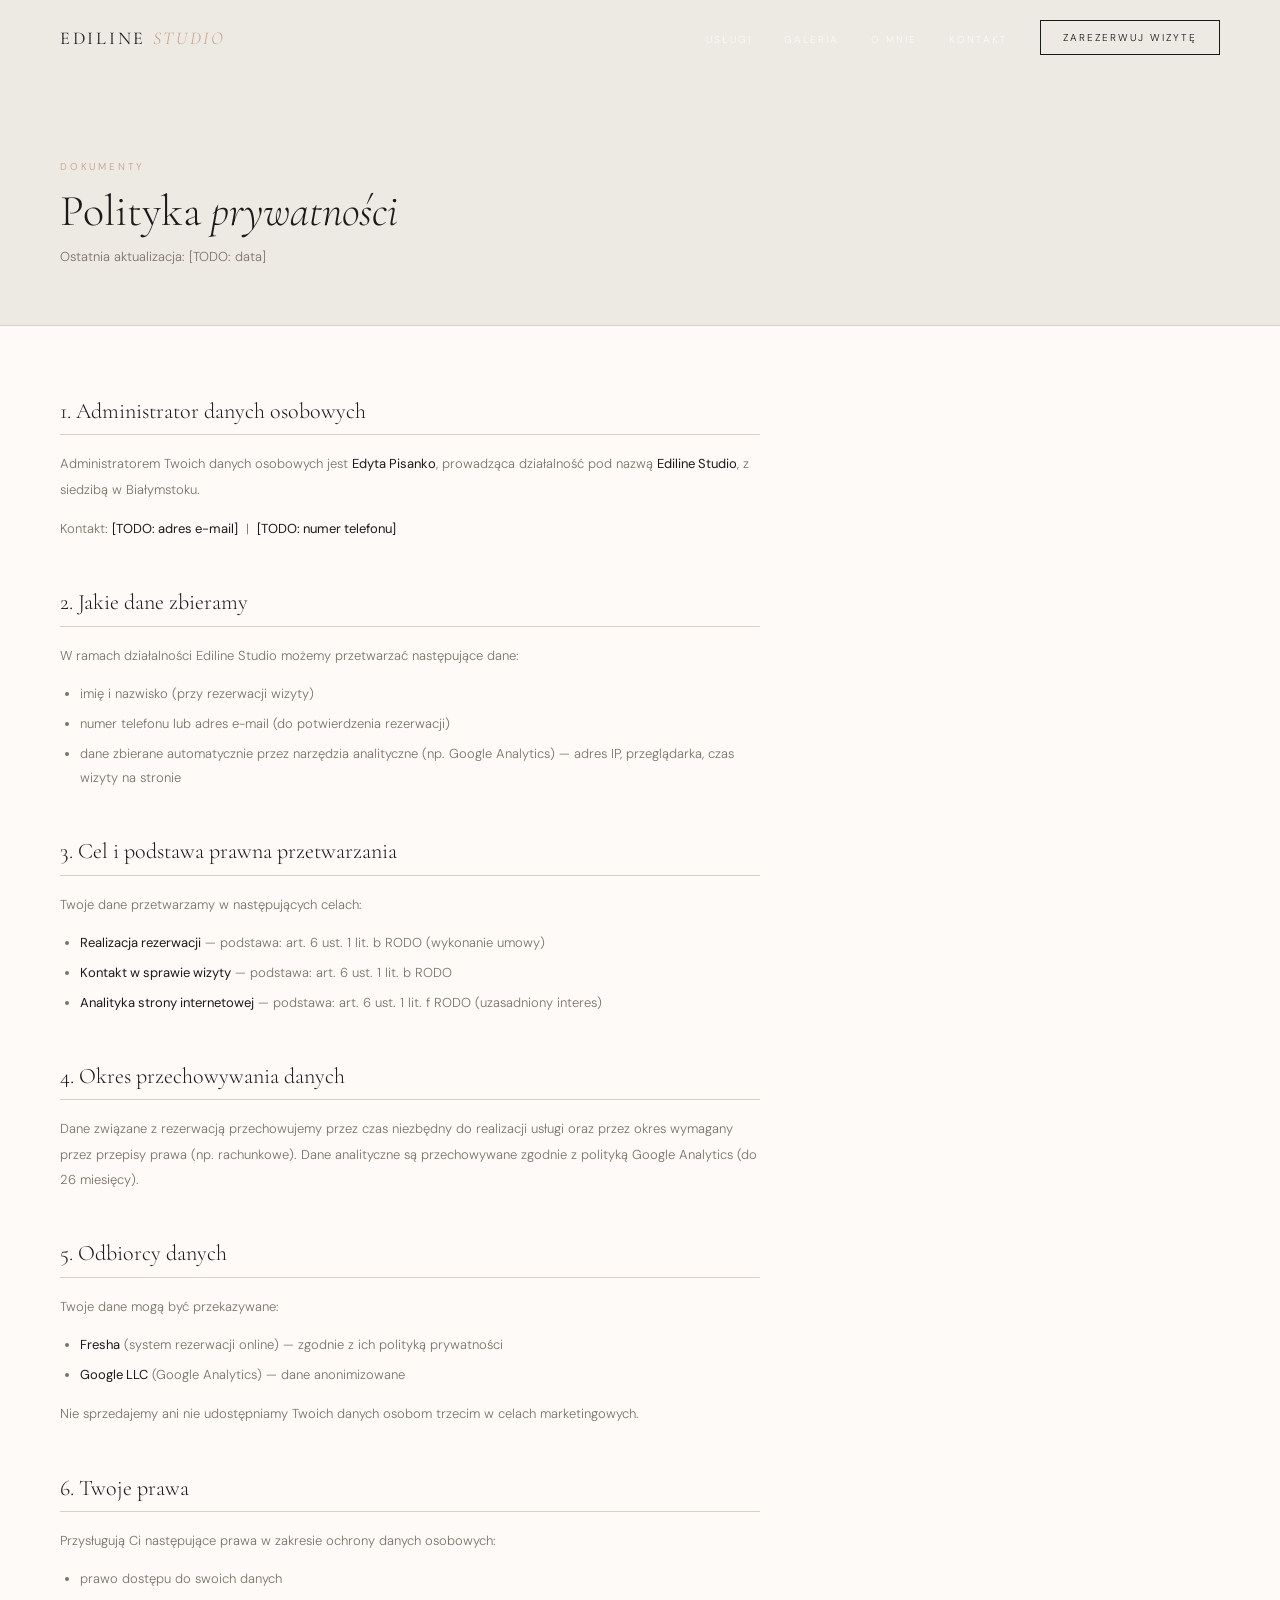
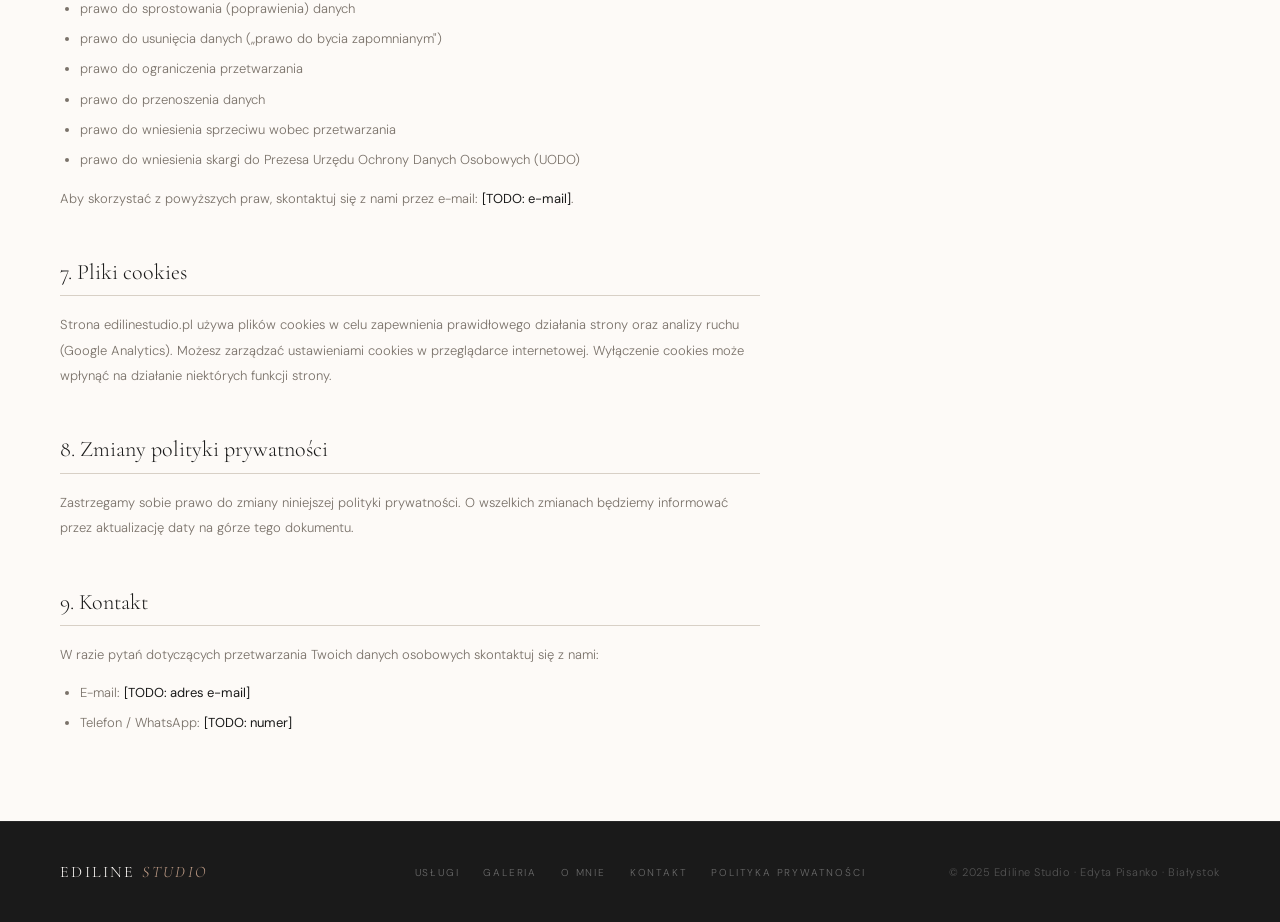
<file: polityka-prywatnosci.html>
<!DOCTYPE html>
<html lang="pl">
<head>
  <meta charset="UTF-8" />
  <meta name="viewport" content="width=device-width, initial-scale=1.0" />

  <title>Polityka prywatności — Ediline Studio</title>
  <meta name="description" content="Polityka prywatności Ediline Studio — informacje o przetwarzaniu danych osobowych." />
  <meta name="robots" content="noindex, follow" />

  <link rel="preconnect" href="https://fonts.googleapis.com" />
  <link rel="preconnect" href="https://fonts.gstatic.com" crossorigin />
  <link href="https://fonts.googleapis.com/css2?family=Cormorant+Garamond:ital,wght@0,300;0,400;0,500;1,300;1,400&family=DM+Sans:wght@300;400&display=swap" rel="stylesheet" />
  <link rel="stylesheet" href="css/style.css" />

  <style>
    .policy-hero {
      padding: 160px 60px 60px;
      background: var(--linen);
      border-bottom: 1px solid var(--border);
    }

    .policy-hero h1 {
      font-size: clamp(28px, 4vw, 44px);
      margin-bottom: 10px;
    }

    .policy-hero p {
      font-size: 13px;
      color: var(--text-muted);
    }

    .policy-body {
      padding: 72px 60px;
      max-width: 820px;
    }

    .policy-body h2 {
      font-family: var(--serif);
      font-size: 22px;
      font-weight: 300;
      margin: 48px 0 16px;
      padding-bottom: 10px;
      border-bottom: 1px solid var(--border);
    }

    .policy-body h2:first-child { margin-top: 0; }

    .policy-body p {
      font-size: 13px;
      color: var(--text-muted);
      line-height: 1.95;
      margin-bottom: 14px;
    }

    .policy-body ul {
      list-style: disc;
      padding-left: 20px;
      margin-bottom: 14px;
    }

    .policy-body ul li {
      font-size: 13px;
      color: var(--text-muted);
      line-height: 1.85;
      margin-bottom: 6px;
    }

    .policy-body strong {
      font-weight: 400;
      color: var(--text-primary);
    }

    @media (max-width: 900px) {
      .policy-hero { padding: 130px 28px 48px; }
      .policy-body { padding: 48px 28px; }
    }
  </style>
</head>

<body>

  <!-- ══ HEADER ══════════════════════════════════════════════ -->
  <header class="site-header scrolled" role="banner">
    <a href="index.html" class="site-logo" style="color:var(--text-primary);">Ediline <em>Studio</em></a>

    <nav class="site-nav" aria-label="Nawigacja główna">
      <ul class="nav-links-group" style="display:flex; gap:32px; list-style:none; margin:0; padding:0;">
        <li><a href="uslugi.html">Usługi</a></li>
        <li><a href="galeria.html">Galeria</a></li>
        <li><a href="o-mnie.html">O mnie</a></li>
        <li><a href="index.html#kontakt">Kontakt</a></li>
      </ul>
      <a href="index.html#rezerwacja" class="nav-cta" style="border-color:var(--text-primary); color:var(--text-primary);">Zarezerwuj wizytę</a>
    </nav>

    <button class="nav-hamburger" aria-label="Otwórz menu" aria-expanded="false">
      <span></span><span></span><span></span>
    </button>
  </header>

  <!-- ══ HERO ════════════════════════════════════════════════ -->
  <section class="policy-hero">
    <span class="tag">Dokumenty</span>
    <h1>Polityka <em>prywatności</em></h1>
    <!-- TODO: aktualizuj datę przy każdej zmianie -->
    <p>Ostatnia aktualizacja: [TODO: data]</p>
  </section>

  <!-- ══ TREŚĆ ════════════════════════════════════════════════ -->
  <main class="policy-body">

    <h2>1. Administrator danych osobowych</h2>
    <p>
      Administratorem Twoich danych osobowych jest <strong>Edyta Pisanko</strong>, prowadząca działalność pod nazwą
      <strong>Ediline Studio</strong>, z siedzibą w Białymstoku.
      <!-- TODO: uzupełnij adres, NIP jeśli dotyczy, e-mail kontaktowy -->
    </p>
    <p>Kontakt: <strong>[TODO: adres e-mail]</strong> &nbsp;|&nbsp; <strong>[TODO: numer telefonu]</strong></p>

    <h2>2. Jakie dane zbieramy</h2>
    <p>W ramach działalności Ediline Studio możemy przetwarzać następujące dane:</p>
    <ul>
      <li>imię i nazwisko (przy rezerwacji wizyty)</li>
      <li>numer telefonu lub adres e-mail (do potwierdzenia rezerwacji)</li>
      <li>dane zbierane automatycznie przez narzędzia analityczne (np. Google Analytics) — adres IP, przeglądarka, czas wizyty na stronie</li>
    </ul>

    <h2>3. Cel i podstawa prawna przetwarzania</h2>
    <p>Twoje dane przetwarzamy w następujących celach:</p>
    <ul>
      <li><strong>Realizacja rezerwacji</strong> — podstawa: art. 6 ust. 1 lit. b RODO (wykonanie umowy)</li>
      <li><strong>Kontakt w sprawie wizyty</strong> — podstawa: art. 6 ust. 1 lit. b RODO</li>
      <li><strong>Analityka strony internetowej</strong> — podstawa: art. 6 ust. 1 lit. f RODO (uzasadniony interes)</li>
      <!-- TODO: dodaj inne cele jeśli dotyczy — np. marketing, newsletter -->
    </ul>

    <h2>4. Okres przechowywania danych</h2>
    <p>
      Dane związane z rezerwacją przechowujemy przez czas niezbędny do realizacji usługi oraz przez okres wymagany przez przepisy prawa (np. rachunkowe).
      Dane analityczne są przechowywane zgodnie z polityką Google Analytics (do 26 miesięcy).
    </p>

    <h2>5. Odbiorcy danych</h2>
    <p>Twoje dane mogą być przekazywane:</p>
    <ul>
      <li><strong>Fresha</strong> (system rezerwacji online) — zgodnie z ich polityką prywatności</li>
      <li><strong>Google LLC</strong> (Google Analytics) — dane anonimizowane</li>
      <!-- TODO: dodaj innych podwykonawców jeśli dotyczy -->
    </ul>
    <p>Nie sprzedajemy ani nie udostępniamy Twoich danych osobom trzecim w celach marketingowych.</p>

    <h2>6. Twoje prawa</h2>
    <p>Przysługują Ci następujące prawa w zakresie ochrony danych osobowych:</p>
    <ul>
      <li>prawo dostępu do swoich danych</li>
      <li>prawo do sprostowania (poprawienia) danych</li>
      <li>prawo do usunięcia danych („prawo do bycia zapomnianym")</li>
      <li>prawo do ograniczenia przetwarzania</li>
      <li>prawo do przenoszenia danych</li>
      <li>prawo do wniesienia sprzeciwu wobec przetwarzania</li>
      <li>prawo do wniesienia skargi do Prezesa Urzędu Ochrony Danych Osobowych (UODO)</li>
    </ul>
    <p>Aby skorzystać z powyższych praw, skontaktuj się z nami przez e-mail: <strong>[TODO: e-mail]</strong>.</p>

    <h2>7. Pliki cookies</h2>
    <p>
      Strona edilinestudio.pl używa plików cookies w celu zapewnienia prawidłowego działania strony oraz analizy ruchu (Google Analytics).
      Możesz zarządzać ustawieniami cookies w przeglądarce internetowej. Wyłączenie cookies może wpłynąć na działanie niektórych funkcji strony.
    </p>

    <h2>8. Zmiany polityki prywatności</h2>
    <p>
      Zastrzegamy sobie prawo do zmiany niniejszej polityki prywatności. O wszelkich zmianach będziemy informować przez aktualizację daty na górze tego dokumentu.
    </p>

    <h2>9. Kontakt</h2>
    <p>
      W razie pytań dotyczących przetwarzania Twoich danych osobowych skontaktuj się z nami:
    </p>
    <ul>
      <!-- TODO: uzupełnij dane kontaktowe -->
      <li>E-mail: <strong>[TODO: adres e-mail]</strong></li>
      <li>Telefon / WhatsApp: <strong>[TODO: numer]</strong></li>
    </ul>

  </main>

  <!-- ══ FOOTER ═══════════════════════════════════════════════ -->
  <footer class="site-footer" role="contentinfo">
    <a href="index.html" class="footer-logo">Ediline <em>Studio</em></a>
    <nav class="footer-nav" aria-label="Nawigacja stopki">
      <a href="uslugi.html">Usługi</a>
      <a href="galeria.html">Galeria</a>
      <a href="o-mnie.html">O mnie</a>
      <a href="index.html#kontakt">Kontakt</a>
      <a href="polityka-prywatnosci.html">Polityka prywatności</a>
    </nav>
    <div class="footer-right">
      <p class="footer-copy">© 2025 Ediline Studio · Edyta Pisanko · Białystok</p>
    </div>
  </footer>

  <script src="js/main.js"></script>
</body>
</html>
</file>
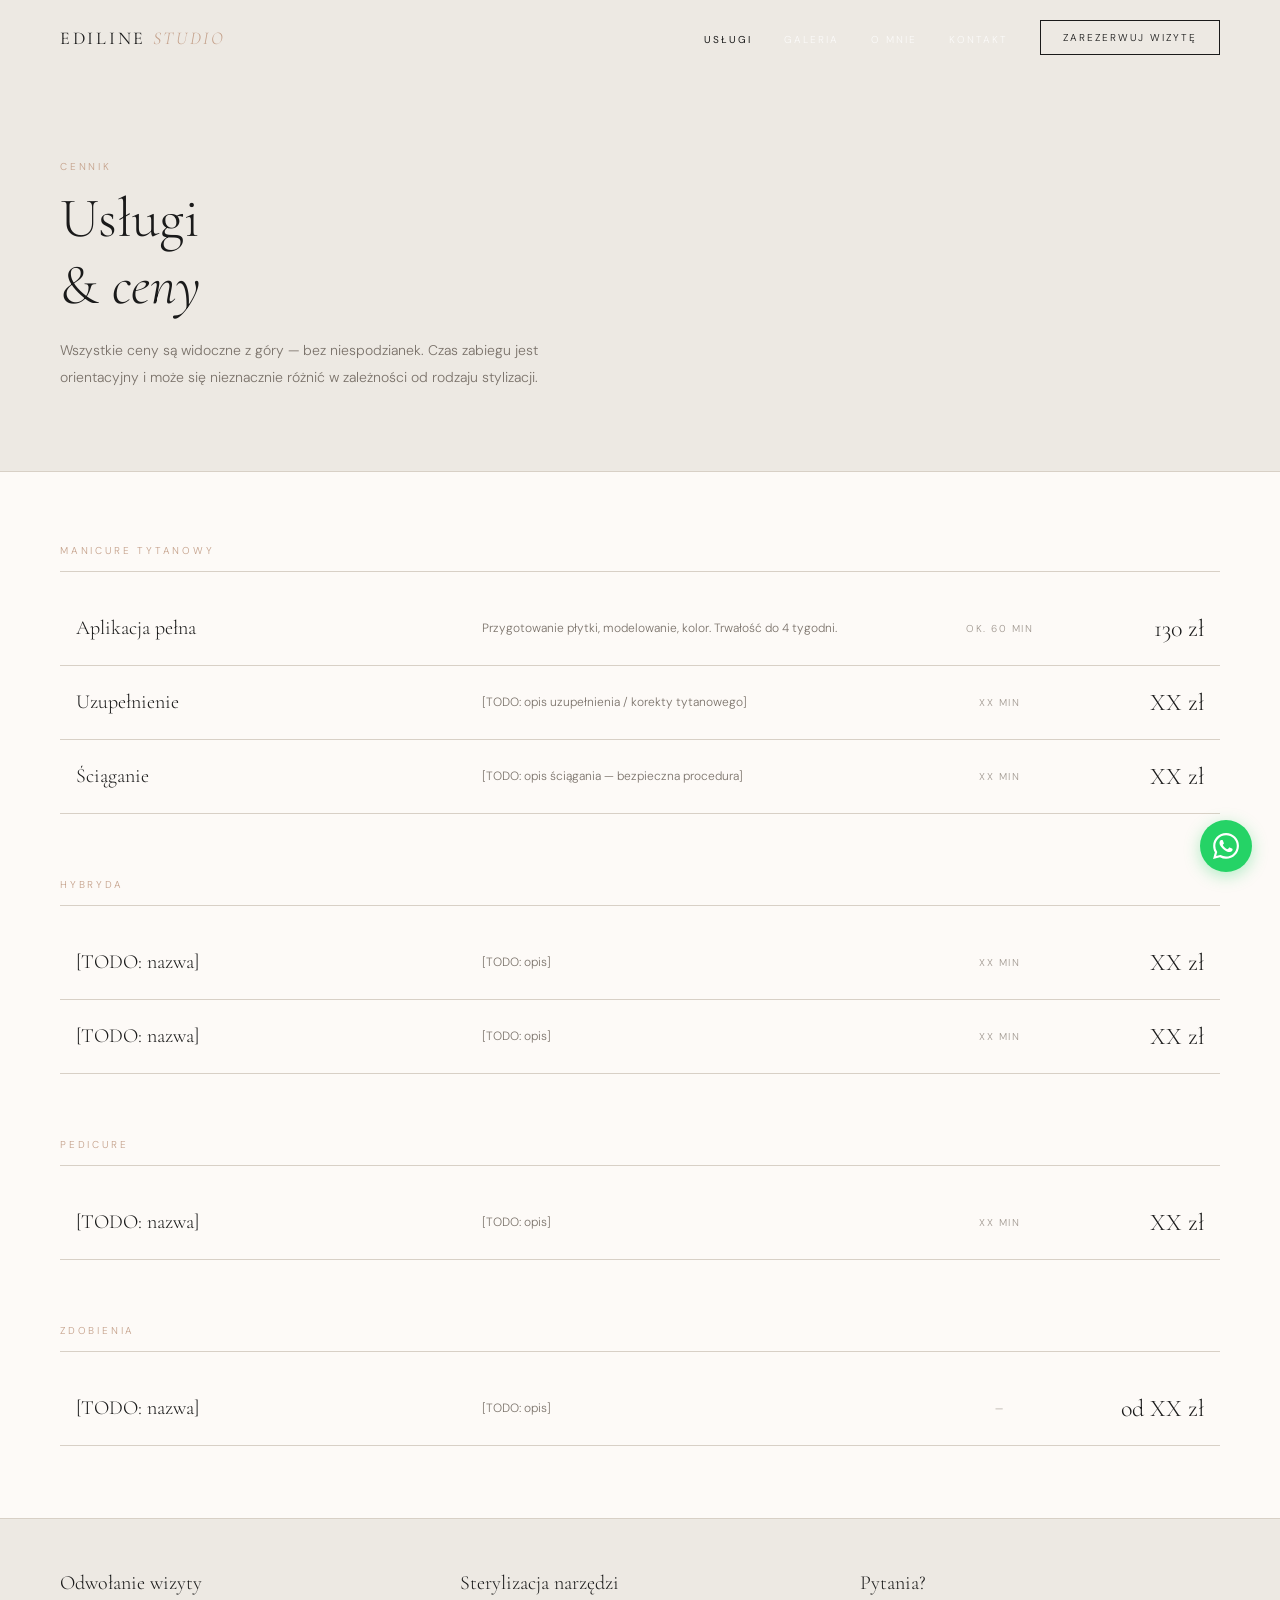
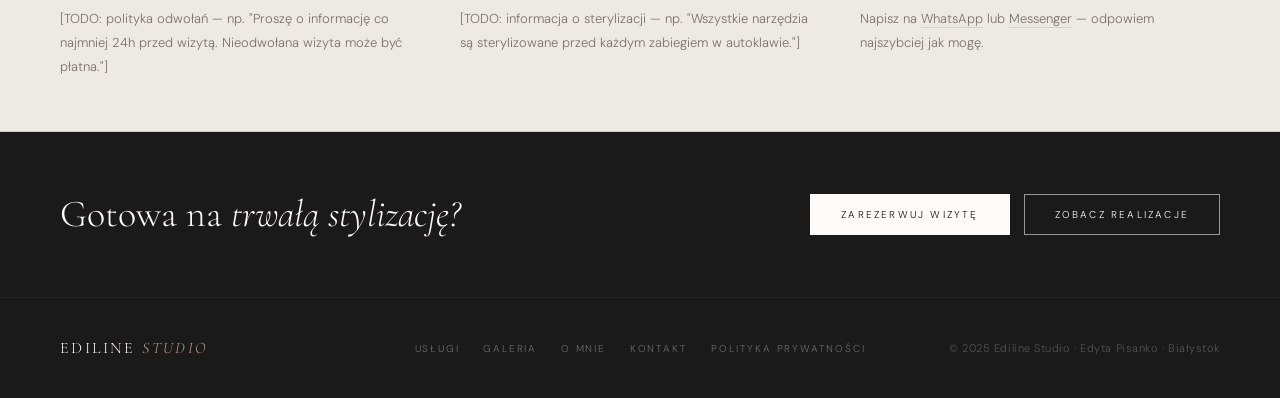
<file: uslugi.html>
<!DOCTYPE html>
<html lang="pl">
<head>
  <meta charset="UTF-8" />
  <meta name="viewport" content="width=device-width, initial-scale=1.0" />

  <title>Usługi & cennik — Ediline Studio | Manicure tytanowy Białystok</title>
  <meta name="description" content="Cennik usług Ediline Studio — manicure tytanowy, hybryda, pedicure, zdobienia. Przejrzyste ceny, czas zabiegu, rezerwacja online przez Fresha." />

  <link rel="preconnect" href="https://fonts.googleapis.com" />
  <link rel="preconnect" href="https://fonts.gstatic.com" crossorigin />
  <link href="https://fonts.googleapis.com/css2?family=Cormorant+Garamond:ital,wght@0,300;0,400;0,500;1,300;1,400&family=DM+Sans:wght@300;400&display=swap" rel="stylesheet" />
  <link rel="stylesheet" href="css/style.css" />

  <style>
    /* ── PAGE HERO (subpage) ─────────────────────────────── */
    .page-hero {
      padding: 160px 60px 80px;
      background: var(--linen);
      border-bottom: 1px solid var(--border);
    }

    .page-hero-inner {
      max-width: 600px;
    }

    .page-hero h1 {
      font-size: clamp(36px, 5vw, 56px);
      margin-bottom: 18px;
    }

    .page-hero-lead {
      font-size: 14px;
      color: var(--text-muted);
      line-height: 1.9;
      max-width: 480px;
    }

    /* ── SERVICES FULL ───────────────────────────────────── */
    .services-full {
      padding: var(--section-pad);
    }

    .services-category {
      margin-bottom: 64px;
    }

    .services-category:last-child {
      margin-bottom: 0;
    }

    .category-label {
      font-size: 10px;
      letter-spacing: 0.28em;
      text-transform: uppercase;
      color: var(--accent);
      margin-bottom: 20px;
      display: block;
      padding-bottom: 14px;
      border-bottom: 1px solid var(--border);
    }

    .services-table {
      width: 100%;
      border-collapse: collapse;
    }

    .services-table tr {
      border-bottom: 1px solid var(--border);
      transition: background var(--transition);
    }

    .services-table tr:hover {
      background: var(--linen);
    }

    .services-table td {
      padding: 22px 16px;
      vertical-align: middle;
    }

    .td-name {
      font-family: var(--serif);
      font-size: 20px;
      font-weight: 300;
      width: 35%;
    }

    .td-desc {
      font-size: 12px;
      color: var(--text-muted);
      line-height: 1.7;
      width: 40%;
    }

    .td-time {
      font-size: 10px;
      letter-spacing: 0.15em;
      text-transform: uppercase;
      color: var(--text-light);
      text-align: center;
      width: 12%;
    }

    .td-price {
      font-family: var(--serif);
      font-size: 24px;
      font-weight: 300;
      text-align: right;
      white-space: nowrap;
      width: 13%;
    }

    /* ── INFO STRIP ──────────────────────────────────────── */
    .info-strip {
      background: var(--linen);
      border-top: 1px solid var(--border);
      border-bottom: 1px solid var(--border);
      padding: 52px 60px;
      display: grid;
      grid-template-columns: repeat(3, 1fr);
      gap: 40px;
    }

    .info-block h3 {
      font-family: var(--serif);
      font-size: 20px;
      margin-bottom: 12px;
    }

    .info-block p {
      font-size: 13px;
      color: var(--text-muted);
      line-height: 1.85;
    }

    /* ── BOOKING CTA ─────────────────────────────────────── */
    .cta-band {
      background: var(--text-primary);
      padding: 60px;
      display: flex;
      align-items: center;
      justify-content: space-between;
      gap: 40px;
      flex-wrap: wrap;
    }

    .cta-band h2 {
      font-size: clamp(26px, 3.5vw, 38px);
      color: var(--cream);
    }

    .cta-band h2 em { font-style: italic; }

    .cta-band-btns {
      display: flex;
      gap: 14px;
      flex-wrap: wrap;
      flex-shrink: 0;
    }

    @media (max-width: 900px) {
      .page-hero { padding: 130px 28px 52px; }
      .services-full { padding: 52px 28px; }
      .info-strip { grid-template-columns: 1fr; padding: 40px 28px; }
      .cta-band { padding: 40px 28px; }

      .services-table td { padding: 16px 8px; }
      .td-name { font-size: 16px; }
      .td-desc { display: none; }
      .td-price { font-size: 20px; }
    }
  </style>
</head>

<body>

  <!-- ══ HEADER ══════════════════════════════════════════════ -->
  <header class="site-header scrolled" role="banner">
    <a href="index.html" class="site-logo" style="color:var(--text-primary);">Ediline <em>Studio</em></a>

    <nav class="site-nav" aria-label="Nawigacja główna">
      <ul class="nav-links-group" style="display:flex; gap:32px; list-style:none; margin:0; padding:0;">
        <li><a href="uslugi.html" style="color:var(--text-primary); font-weight:400;">Usługi</a></li>
        <li><a href="galeria.html">Galeria</a></li>
        <li><a href="o-mnie.html">O mnie</a></li>
        <li><a href="index.html#kontakt">Kontakt</a></li>
      </ul>
      <a href="index.html#rezerwacja" class="nav-cta" style="border-color:var(--text-primary); color:var(--text-primary);">Zarezerwuj wizytę</a>
    </nav>

    <button class="nav-hamburger" aria-label="Otwórz menu" aria-expanded="false">
      <span></span><span></span><span></span>
    </button>
  </header>

  <!-- ══ PAGE HERO ════════════════════════════════════════════ -->
  <section class="page-hero">
    <div class="page-hero-inner">
      <span class="tag">Cennik</span>
      <h1>Usługi<br>&amp; <em>ceny</em></h1>
      <p class="page-hero-lead">
        Wszystkie ceny są widoczne z góry — bez niespodzianek. Czas zabiegu jest orientacyjny i może się nieznacznie różnić w zależności od rodzaju stylizacji.
      </p>
    </div>
  </section>

  <!-- ══ USŁUGI PEŁNY CENNIK ══════════════════════════════════ -->
  <main class="services-full">

    <!-- MANICURE TYTANOWY -->
    <div class="services-category">
      <span class="category-label">Manicure tytanowy</span>
      <table class="services-table" aria-label="Cennik manicure tytanowego">
        <tbody>
          <tr>
            <td class="td-name">Aplikacja pełna</td>
            <td class="td-desc">Przygotowanie płytki, modelowanie, kolor. Trwałość do 4 tygodni.</td>
            <td class="td-time">ok. 60 min</td>
            <!-- TODO: uzupełnij cenę -->
            <td class="td-price">130 zł</td>
          </tr>
          <tr>
            <td class="td-name">Uzupełnienie</td>
            <!-- TODO: uzupełnij opis i cenę -->
            <td class="td-desc">[TODO: opis uzupełnienia / korekty tytanowego]</td>
            <td class="td-time">XX min</td>
            <td class="td-price">XX zł</td>
          </tr>
          <tr>
            <td class="td-name">Ściąganie</td>
            <!-- TODO: uzupełnij opis i cenę -->
            <td class="td-desc">[TODO: opis ściągania — bezpieczna procedura]</td>
            <td class="td-time">XX min</td>
            <td class="td-price">XX zł</td>
          </tr>
        </tbody>
      </table>
    </div>

    <!-- HYBRYDA -->
    <div class="services-category">
      <span class="category-label">Hybryda</span>
      <table class="services-table" aria-label="Cennik hybrydy">
        <tbody>
          <!-- TODO: uzupełnij wszystkie pozycje hybrydy -->
          <tr>
            <td class="td-name">[TODO: nazwa]</td>
            <td class="td-desc">[TODO: opis]</td>
            <td class="td-time">XX min</td>
            <td class="td-price">XX zł</td>
          </tr>
          <tr>
            <td class="td-name">[TODO: nazwa]</td>
            <td class="td-desc">[TODO: opis]</td>
            <td class="td-time">XX min</td>
            <td class="td-price">XX zł</td>
          </tr>
        </tbody>
      </table>
    </div>

    <!-- PEDICURE -->
    <div class="services-category">
      <span class="category-label">Pedicure</span>
      <table class="services-table" aria-label="Cennik pedicure">
        <tbody>
          <!-- TODO: uzupełnij pozycje pedicure -->
          <tr>
            <td class="td-name">[TODO: nazwa]</td>
            <td class="td-desc">[TODO: opis]</td>
            <td class="td-time">XX min</td>
            <td class="td-price">XX zł</td>
          </tr>
        </tbody>
      </table>
    </div>

    <!-- ZDOBIENIA -->
    <div class="services-category">
      <span class="category-label">Zdobienia</span>
      <table class="services-table" aria-label="Cennik zdobień">
        <tbody>
          <!-- TODO: uzupełnij pozycje zdobień — french, wzorki, folie, brokat itp. -->
          <tr>
            <td class="td-name">[TODO: nazwa]</td>
            <td class="td-desc">[TODO: opis]</td>
            <td class="td-time">—</td>
            <td class="td-price">od XX zł</td>
          </tr>
        </tbody>
      </table>
    </div>

  </main>

  <!-- ══ INFO STRIP ════════════════════════════════════════════ -->
  <div class="info-strip">
    <div class="info-block">
      <h3>Odwołanie wizyty</h3>
      <!-- TODO: uzupełnij politykę odwołań od Edyty -->
      <p>[TODO: polityka odwołań — np. "Proszę o informację co najmniej 24h przed wizytą. Nieodwołana wizyta może być płatna."]</p>
    </div>
    <div class="info-block">
      <h3>Sterylizacja narzędzi</h3>
      <!-- TODO: uzupełnij od Edyty -->
      <p>[TODO: informacja o sterylizacji — np. "Wszystkie narzędzia są sterylizowane przed każdym zabiegiem w autoklawie."]</p>
    </div>
    <div class="info-block">
      <h3>Pytania?</h3>
      <p>
        <!-- TODO: uzupełnij numer -->
        Napisz na <a href="https://wa.me/48TODO" style="border-bottom:1px solid var(--border);">WhatsApp</a>
        lub <a href="https://m.me/EdilineStudioTytanow" style="border-bottom:1px solid var(--border);">Messenger</a> — odpowiem najszybciej jak mogę.
      </p>
    </div>
  </div>

  <!-- ══ CTA BAND ══════════════════════════════════════════════ -->
  <div class="cta-band">
    <h2>Gotowa na <em>trwałą stylizację?</em></h2>
    <div class="cta-band-btns">
      <a href="index.html#rezerwacja" class="btn btn-cream">Zarezerwuj wizytę</a>
      <a href="galeria.html" class="btn btn-outline-light">Zobacz realizacje</a>
    </div>
  </div>

  <!-- ══ FOOTER ═══════════════════════════════════════════════ -->
  <footer class="site-footer" role="contentinfo">
    <a href="index.html" class="footer-logo">Ediline <em>Studio</em></a>
    <nav class="footer-nav" aria-label="Nawigacja stopki">
      <a href="uslugi.html">Usługi</a>
      <a href="galeria.html">Galeria</a>
      <a href="o-mnie.html">O mnie</a>
      <a href="index.html#kontakt">Kontakt</a>
      <a href="polityka-prywatnosci.html">Polityka prywatności</a>
    </nav>
    <div class="footer-right">
      <p class="footer-copy">© 2025 Ediline Studio · Edyta Pisanko · Białystok</p>
    </div>
  </footer>

  <!-- WhatsApp float -->
  <a href="https://wa.me/48TODO" class="wa-float" aria-label="Napisz na WhatsApp" target="_blank" rel="noopener">
    <svg xmlns="http://www.w3.org/2000/svg" viewBox="0 0 24 24" aria-hidden="true">
      <path d="M17.472 14.382c-.297-.149-1.758-.867-2.03-.967-.273-.099-.471-.148-.67.15-.197.297-.767.966-.94 1.164-.173.199-.347.223-.644.075-.297-.15-1.255-.463-2.39-1.475-.883-.788-1.48-1.761-1.653-2.059-.173-.297-.018-.458.13-.606.134-.133.298-.347.446-.52.149-.174.198-.298.298-.497.099-.198.05-.371-.025-.52-.075-.149-.669-1.612-.916-2.207-.242-.579-.487-.5-.669-.51-.173-.008-.371-.01-.57-.01-.198 0-.52.074-.792.372-.272.297-1.04 1.016-1.04 2.479 0 1.462 1.065 2.875 1.213 3.074.149.198 2.096 3.2 5.077 4.487.709.306 1.262.489 1.694.625.712.227 1.36.195 1.871.118.571-.085 1.758-.719 2.006-1.413.248-.694.248-1.289.173-1.413-.074-.124-.272-.198-.57-.347m-5.421 7.403h-.004a9.87 9.87 0 01-5.031-1.378l-.361-.214-3.741.982.998-3.648-.235-.374a9.86 9.86 0 01-1.51-5.26c.001-5.45 4.436-9.884 9.888-9.884 2.64 0 5.122 1.03 6.988 2.898a9.825 9.825 0 012.893 6.994c-.003 5.45-4.437 9.884-9.885 9.884m8.413-18.297A11.815 11.815 0 0012.05 0C5.495 0 .16 5.335.157 11.892c0 2.096.547 4.142 1.588 5.945L.057 24l6.305-1.654a11.882 11.882 0 005.683 1.448h.005c6.554 0 11.89-5.335 11.893-11.893a11.821 11.821 0 00-3.48-8.413z"/>
    </svg>
  </a>

  <script src="js/main.js"></script>
</body>
</html>
</file>
<file: css/style.css>
/* ============================================================
   EDILINE STUDIO — Global Stylesheet
   Paleta: cream #FDFAF7 · linen #EDE9E3 · dusty rose #C9A8A0
           warm accent #C4A08A · grafit #1A1A1A
   Fonty: Cormorant Garamond (serif) + DM Sans (body)
   ============================================================ */

@import url('https://fonts.googleapis.com/css2?family=Cormorant+Garamond:ital,wght@0,300;0,400;0,500;1,300;1,400&family=DM+Sans:wght@300;400&display=swap');

/* ── RESET & BASE ─────────────────────────────────────────── */
*, *::before, *::after { box-sizing: border-box; margin: 0; padding: 0; }

html { scroll-behavior: smooth; font-size: 16px; }

body {
  font-family: 'DM Sans', sans-serif;
  font-weight: 300;
  background: #FDFAF7;
  color: #1A1A1A;
  -webkit-font-smoothing: antialiased;
}

img { display: block; max-width: 100%; height: auto; }
a { text-decoration: none; color: inherit; }
ul, ol { list-style: none; }
button { font-family: inherit; cursor: pointer; border: none; background: none; }

/* ── CSS VARIABLES ────────────────────────────────────────── */
:root {
  --cream:        #FDFAF7;
  --linen:        #EDE9E3;
  --rose:         #C9A8A0;
  --accent:       #C4A08A;
  --border:       #D8D0C6;
  --text-primary: #1A1A1A;
  --text-muted:   #7A726A;
  --text-light:   #A09890;

  --serif: 'Cormorant Garamond', Georgia, serif;
  --sans:  'DM Sans', sans-serif;

  --section-pad: 72px 60px;
  --radius-sm: 2px;
  --transition: 0.25s ease;
}

/* ── TYPOGRAPHY ───────────────────────────────────────────── */
h1, h2, h3 {
  font-family: var(--serif);
  font-weight: 300;
  line-height: 1.2;
}

.tag {
  font-size: 10px;
  letter-spacing: 0.28em;
  text-transform: uppercase;
  color: var(--accent);
  display: block;
  margin-bottom: 12px;
}

.section-title {
  font-family: var(--serif);
  font-size: clamp(26px, 3vw, 34px);
  font-weight: 300;
  color: var(--text-primary);
}

.section-title em { font-style: italic; }

/* ── BUTTONS ──────────────────────────────────────────────── */
.btn {
  display: inline-block;
  font-size: 10px;
  letter-spacing: 0.22em;
  text-transform: uppercase;
  padding: 13px 30px;
  transition: var(--transition);
}

.btn-dark {
  background: var(--text-primary);
  color: var(--cream);
  border: 1px solid var(--text-primary);
}

.btn-dark:hover {
  background: transparent;
  color: var(--text-primary);
}

.btn-outline {
  background: transparent;
  color: var(--text-primary);
  border: 1px solid var(--text-primary);
}

.btn-outline:hover {
  background: var(--text-primary);
  color: var(--cream);
}

.btn-outline-light {
  background: transparent;
  color: var(--cream);
  border: 1px solid rgba(255,255,255,0.55);
}

.btn-outline-light:hover {
  background: rgba(255,255,255,0.12);
}

.btn-cream {
  background: var(--cream);
  color: var(--text-primary);
  border: 1px solid var(--cream);
}

.btn-cream:hover {
  background: transparent;
  color: var(--cream);
}

/* ── HEADER / NAV ─────────────────────────────────────────── */
.site-header {
  position: fixed;
  top: 0; left: 0; right: 0;
  z-index: 100;
  display: flex;
  align-items: center;
  justify-content: space-between;
  padding: 20px 60px;
  transition: background var(--transition), border-color var(--transition), padding var(--transition);
  border-bottom: 1px solid transparent;
}

.site-header.scrolled {
  background: var(--cream);
  border-color: var(--border);
  padding: 14px 60px;
}

.site-logo {
  font-family: var(--serif);
  font-size: 18px;
  font-weight: 400;
  letter-spacing: 0.15em;
  text-transform: uppercase;
  color: var(--cream);
  transition: color var(--transition);
}

.site-header.scrolled .site-logo { color: var(--text-primary); }

.site-logo em {
  font-style: italic;
  font-weight: 300;
  color: var(--accent);
}

.site-nav {
  display: flex;
  gap: 32px;
  align-items: center;
}

.site-nav a {
  font-size: 10px;
  letter-spacing: 0.2em;
  text-transform: uppercase;
  color: rgba(255,255,255,0.8);
  transition: color var(--transition);
}

.site-header.scrolled .site-nav a { color: var(--text-muted); }
.site-nav a:hover { color: var(--cream); }
.site-header.scrolled .site-nav a:hover { color: var(--text-primary); }

.nav-cta {
  font-size: 10px;
  letter-spacing: 0.2em;
  text-transform: uppercase;
  padding: 10px 22px;
  border: 1px solid rgba(255,255,255,0.55);
  color: var(--cream);
  transition: var(--transition);
}

.nav-cta:hover {
  background: rgba(255,255,255,0.15);
}

.site-header.scrolled .nav-cta {
  border-color: var(--text-primary);
  color: var(--text-primary);
}

.site-header.scrolled .nav-cta:hover {
  background: var(--text-primary);
  color: var(--cream);
}

/* Hamburger (mobile) */
.nav-hamburger {
  display: none;
  flex-direction: column;
  gap: 5px;
  cursor: pointer;
  padding: 4px;
}

.nav-hamburger span {
  display: block;
  width: 22px;
  height: 1px;
  background: var(--cream);
  transition: var(--transition);
}

.site-header.scrolled .nav-hamburger span { background: var(--text-primary); }

/* ── HERO ─────────────────────────────────────────────────── */
.hero {
  position: relative;
  height: 100vh;
  min-height: 600px;
  display: flex;
  align-items: center;
  justify-content: center;
  overflow: hidden;
  background: var(--rose);
}

.hero-bg {
  position: absolute;
  inset: 0;
  /* TODO: zamień na zdjęcie dłoni z paznokciami — <img src="../img/hero.webp"> jako tło */
  background: linear-gradient(135deg, #B8928A 0%, #C9A8A0 45%, #D4B5AC 100%);
  object-fit: cover;
  width: 100%;
  height: 100%;
}

.hero-overlay {
  position: absolute;
  inset: 0;
  background: rgba(26, 20, 18, 0.32);
}

.hero-content {
  position: relative;
  z-index: 2;
  text-align: center;
  padding: 0 20px;
  max-width: 680px;
  animation: fadeUp 1s ease both;
}

.hero-tag {
  font-size: 10px;
  letter-spacing: 0.32em;
  text-transform: uppercase;
  color: rgba(255,255,255,0.65);
  margin-bottom: 22px;
}

.hero h1 {
  font-size: clamp(38px, 6vw, 62px);
  color: #fff;
  margin-bottom: 20px;
  letter-spacing: 0.01em;
}

.hero h1 em { font-style: italic; }

.hero-sub {
  font-size: 13px;
  color: rgba(255,255,255,0.78);
  line-height: 1.9;
  letter-spacing: 0.04em;
  margin-bottom: 36px;
}

.hero-btns {
  display: flex;
  gap: 14px;
  justify-content: center;
  flex-wrap: wrap;
}

.hero-scroll {
  position: absolute;
  bottom: 32px;
  left: 50%;
  transform: translateX(-50%);
  z-index: 2;
  display: flex;
  flex-direction: column;
  align-items: center;
  gap: 8px;
  color: rgba(255,255,255,0.5);
  font-size: 9px;
  letter-spacing: 0.25em;
  text-transform: uppercase;
  animation: bounce 2s ease infinite;
}

.hero-scroll::after {
  content: '';
  display: block;
  width: 1px;
  height: 36px;
  background: rgba(255,255,255,0.35);
}

/* ── FEATURES BAR ─────────────────────────────────────────── */
.features-bar {
  display: grid;
  grid-template-columns: repeat(4, 1fr);
  background: var(--linen);
  border-bottom: 1px solid var(--border);
}

.feature-item {
  padding: 28px 24px;
  text-align: center;
  border-right: 1px solid var(--border);
  transition: background var(--transition);
}

.feature-item:last-child { border-right: none; }
.feature-item:hover { background: var(--cream); }

.feature-icon {
  font-size: 16px;
  color: var(--accent);
  margin-bottom: 10px;
  display: block;
}

.feature-title {
  font-size: 10px;
  letter-spacing: 0.2em;
  text-transform: uppercase;
  color: var(--text-primary);
  margin-bottom: 5px;
}

.feature-desc {
  font-size: 12px;
  color: var(--text-muted);
  line-height: 1.6;
}

/* ── ABOUT SECTION ────────────────────────────────────────── */
.about {
  padding: var(--section-pad);
  display: grid;
  grid-template-columns: 1fr 1fr;
  gap: 80px;
  align-items: center;
}

.about-text h2 {
  font-size: clamp(28px, 3.5vw, 40px);
  margin-bottom: 20px;
}

.about-body {
  font-size: 14px;
  color: var(--text-muted);
  line-height: 1.95;
  margin-bottom: 28px;
}

.about-photo {
  position: relative;
  height: 480px;
  background: var(--rose);
  border-radius: var(--radius-sm);
  overflow: hidden;
}

.about-photo img {
  width: 100%;
  height: 100%;
  object-fit: cover;
}

/* TODO: zastąp placeholder zdjęciem Edyty */
.about-photo-placeholder {
  width: 100%;
  height: 100%;
  display: flex;
  align-items: flex-end;
  padding: 24px;
  background: linear-gradient(160deg, #C9A8A0 0%, #B8928A 60%, #A07870 100%);
}

.about-photo-placeholder span {
  font-size: 10px;
  letter-spacing: 0.2em;
  text-transform: uppercase;
  color: rgba(255,255,255,0.55);
}

/* ── WHY TITANIUM ─────────────────────────────────────────── */
.titanium {
  padding: var(--section-pad);
  background: var(--linen);
  text-align: center;
}

.titanium .section-header { margin-bottom: 48px; }

.titanium-grid {
  display: grid;
  grid-template-columns: repeat(4, 1fr);
  gap: 20px;
  max-width: 960px;
  margin: 0 auto;
}

.titanium-card {
  background: var(--cream);
  border: 1px solid var(--border);
  padding: 32px 24px;
  text-align: left;
  transition: border-color var(--transition), transform var(--transition);
}

.titanium-card:hover {
  border-color: var(--accent);
  transform: translateY(-3px);
}

.titanium-num {
  font-family: var(--serif);
  font-size: 36px;
  color: var(--accent);
  opacity: 0.45;
  margin-bottom: 14px;
  line-height: 1;
}

.titanium-title {
  font-size: 13px;
  font-weight: 400;
  letter-spacing: 0.05em;
  margin-bottom: 10px;
}

.titanium-desc {
  font-size: 12px;
  color: var(--text-muted);
  line-height: 1.75;
}

/* ── SERVICES / CENNIK ────────────────────────────────────── */
.services {
  padding: var(--section-pad);
}

.services .section-header {
  text-align: center;
  margin-bottom: 48px;
}

.services-grid {
  display: grid;
  grid-template-columns: repeat(3, 1fr);
  gap: 1px;
  background: var(--border);
  border: 1px solid var(--border);
}

.service-card {
  background: var(--cream);
  padding: 36px 32px;
  transition: background var(--transition);
}

.service-card:hover { background: var(--linen); }

.service-name {
  font-family: var(--serif);
  font-size: 22px;
  margin-bottom: 8px;
}

.service-desc {
  font-size: 12px;
  color: var(--text-muted);
  line-height: 1.8;
  margin-bottom: 24px;
  min-height: 60px;
}

.service-footer {
  display: flex;
  align-items: baseline;
  justify-content: space-between;
  border-top: 1px solid var(--border);
  padding-top: 16px;
}

.service-price {
  font-family: var(--serif);
  font-size: 28px;
  font-weight: 300;
}

.service-time {
  font-size: 10px;
  letter-spacing: 0.15em;
  text-transform: uppercase;
  color: var(--text-light);
}

.services-cta {
  text-align: center;
  margin-top: 36px;
}

/* ── GALLERY ──────────────────────────────────────────────── */
.gallery {
  padding: var(--section-pad);
  background: var(--linen);
}

.gallery .section-header {
  text-align: center;
  margin-bottom: 36px;
}

.gallery-grid {
  display: grid;
  grid-template-columns: repeat(4, 1fr);
  grid-auto-rows: 260px;
  gap: 8px;
}

.gallery-item {
  overflow: hidden;
  border-radius: var(--radius-sm);
  position: relative;
  background: var(--rose);
  cursor: pointer;
}

.gallery-item img {
  width: 100%;
  height: 100%;
  object-fit: cover;
  transition: transform 0.45s ease;
}

.gallery-item:hover img { transform: scale(1.04); }

/* TODO: Dodaj 12 zdjęć realizacji jako <img> wewnątrz .gallery-item */
.gallery-placeholder {
  width: 100%;
  height: 100%;
  display: flex;
  align-items: center;
  justify-content: center;
  font-size: 9px;
  letter-spacing: 0.2em;
  text-transform: uppercase;
  color: rgba(255,255,255,0.4);
  background: var(--rose);
}

.gallery-placeholder:nth-child(odd) { background: #B8928A; }

/* ── BOOKING ──────────────────────────────────────────────── */
.booking {
  padding: var(--section-pad);
  background: var(--text-primary);
  text-align: center;
}

.booking .tag { color: var(--accent); }

.booking h2 {
  font-size: clamp(28px, 4vw, 44px);
  color: var(--cream);
  margin-bottom: 16px;
}

.booking-sub {
  font-size: 13px;
  color: rgba(255,255,255,0.55);
  margin-bottom: 36px;
  line-height: 1.8;
}

.booking-embed {
  max-width: 860px;
  margin: 0 auto 32px;
  background: rgba(255,255,255,0.05);
  border: 1px solid rgba(255,255,255,0.1);
  height: 400px;
  display: flex;
  align-items: center;
  justify-content: center;
  border-radius: var(--radius-sm);
}

/* TODO: zamień na embed Fresha:
   <iframe src="https://www.fresha.com/book-now/[LINK]" ...></iframe> */
.booking-embed-placeholder {
  text-align: center;
}

.booking-embed-placeholder p {
  font-size: 11px;
  letter-spacing: 0.15em;
  text-transform: uppercase;
  color: rgba(255,255,255,0.3);
  margin-bottom: 16px;
}

/* ── TESTIMONIALS ─────────────────────────────────────────── */
.testimonials {
  padding: var(--section-pad);
}

.testimonials .section-header {
  text-align: center;
  margin-bottom: 48px;
}

.testimonials-grid {
  display: grid;
  grid-template-columns: repeat(3, 1fr);
  gap: 20px;
}

.testimonial-card {
  background: var(--linen);
  border: 1px solid var(--border);
  padding: 32px 28px;
  position: relative;
}

.testimonial-quote {
  font-family: var(--serif);
  font-size: 52px;
  color: var(--accent);
  opacity: 0.3;
  line-height: 0.8;
  margin-bottom: 16px;
}

.testimonial-text {
  font-size: 13px;
  color: var(--text-muted);
  line-height: 1.85;
  margin-bottom: 20px;
  font-style: italic;
  font-family: var(--serif);
}

.testimonial-author {
  font-size: 10px;
  letter-spacing: 0.18em;
  text-transform: uppercase;
  color: var(--text-light);
}

/* TODO: zastąp placeholdery realnymi opiniami od klientek */

/* ── FAQ ──────────────────────────────────────────────────── */
.faq {
  padding: var(--section-pad);
  background: var(--linen);
}

.faq-inner {
  max-width: 740px;
  margin: 0 auto;
}

.faq .section-header {
  text-align: center;
  margin-bottom: 48px;
}

.faq-item {
  border-top: 1px solid var(--border);
}

.faq-item:last-child { border-bottom: 1px solid var(--border); }

.faq-question {
  width: 100%;
  text-align: left;
  padding: 20px 0;
  font-size: 14px;
  color: var(--text-primary);
  font-weight: 400;
  display: flex;
  justify-content: space-between;
  align-items: center;
  gap: 16px;
  background: none;
  border: none;
  cursor: pointer;
}

.faq-icon {
  font-family: var(--serif);
  font-size: 22px;
  color: var(--accent);
  flex-shrink: 0;
  transition: transform var(--transition);
}

.faq-item.open .faq-icon { transform: rotate(45deg); }

.faq-answer {
  font-size: 13px;
  color: var(--text-muted);
  line-height: 1.9;
  padding-bottom: 20px;
  max-height: 0;
  overflow: hidden;
  transition: max-height 0.35s ease, padding 0.35s ease;
}

.faq-item.open .faq-answer {
  max-height: 300px;
  padding-bottom: 20px;
}

/* ── CONTACT / MAP ────────────────────────────────────────── */
.contact {
  padding: var(--section-pad);
}

.contact-inner {
  display: grid;
  grid-template-columns: 1fr 1.4fr;
  gap: 80px;
  align-items: start;
}

.contact h2 { margin-bottom: 32px; }

.contact-details { margin-bottom: 32px; }

.contact-detail {
  display: flex;
  flex-direction: column;
  gap: 3px;
  margin-bottom: 20px;
}

.contact-label {
  font-size: 9px;
  letter-spacing: 0.25em;
  text-transform: uppercase;
  color: var(--accent);
}

.contact-value {
  font-size: 14px;
  color: var(--text-primary);
  line-height: 1.5;
}

.contact-channels {
  display: flex;
  flex-direction: column;
  gap: 10px;
}

.contact-channel {
  display: flex;
  align-items: center;
  gap: 12px;
  font-size: 12px;
  color: var(--text-muted);
  letter-spacing: 0.05em;
  padding: 12px 16px;
  border: 1px solid var(--border);
  transition: border-color var(--transition), color var(--transition);
  text-decoration: none;
}

.contact-channel:hover {
  border-color: var(--text-primary);
  color: var(--text-primary);
}

.contact-map {
  height: 400px;
  background: var(--linen);
  border: 1px solid var(--border);
  border-radius: var(--radius-sm);
  overflow: hidden;
}

/* TODO: zamień na Google Maps embed:
   <iframe src="https://maps.google.com/maps?q=[ADRES]&output=embed" ...></iframe> */
.map-placeholder {
  width: 100%;
  height: 100%;
  display: flex;
  align-items: center;
  justify-content: center;
  flex-direction: column;
  gap: 10px;
  color: var(--text-light);
}

.map-placeholder p {
  font-size: 10px;
  letter-spacing: 0.2em;
  text-transform: uppercase;
}

/* ── FOOTER ───────────────────────────────────────────────── */
.site-footer {
  background: var(--text-primary);
  padding: 40px 60px;
  display: grid;
  grid-template-columns: 1fr auto 1fr;
  align-items: center;
  gap: 40px;
  border-top: 1px solid rgba(255,255,255,0.06);
}

.footer-logo {
  font-family: var(--serif);
  font-size: 16px;
  letter-spacing: 0.15em;
  text-transform: uppercase;
  color: var(--cream);
}

.footer-logo em { font-style: italic; color: var(--accent); }

.footer-nav {
  display: flex;
  gap: 24px;
}

.footer-nav a {
  font-size: 10px;
  letter-spacing: 0.18em;
  text-transform: uppercase;
  color: rgba(255,255,255,0.35);
  transition: color var(--transition);
}

.footer-nav a:hover { color: rgba(255,255,255,0.8); }

.footer-right {
  text-align: right;
}

.footer-copy {
  font-size: 11px;
  color: rgba(255,255,255,0.25);
  letter-spacing: 0.05em;
}

/* ── WHATSAPP FLOAT ───────────────────────────────────────── */
.wa-float {
  position: fixed;
  bottom: 28px;
  right: 28px;
  z-index: 200;
  width: 52px;
  height: 52px;
  background: #25D366;
  border-radius: 50%;
  display: flex;
  align-items: center;
  justify-content: center;
  box-shadow: 0 4px 16px rgba(37, 211, 102, 0.35);
  transition: transform var(--transition), box-shadow var(--transition);
  text-decoration: none;
}

.wa-float:hover {
  transform: scale(1.08);
  box-shadow: 0 6px 22px rgba(37, 211, 102, 0.45);
}

.wa-float svg { width: 26px; height: 26px; fill: #fff; }

/* ── ANIMATIONS ───────────────────────────────────────────── */
@keyframes fadeUp {
  from { opacity: 0; transform: translateY(24px); }
  to   { opacity: 1; transform: translateY(0); }
}

@keyframes bounce {
  0%, 100% { transform: translateX(-50%) translateY(0); }
  50%       { transform: translateX(-50%) translateY(6px); }
}

/* ── MOBILE ───────────────────────────────────────────────── */
@media (max-width: 900px) {
  :root { --section-pad: 52px 28px; }

  .site-header { padding: 16px 24px; }
  .site-header.scrolled { padding: 12px 24px; }

  .site-nav .nav-links-group { display: none; }
  .nav-hamburger { display: flex; }

  .features-bar { grid-template-columns: repeat(2, 1fr); }
  .feature-item:nth-child(2) { border-right: none; }
  .feature-item:nth-child(3) { border-right: 1px solid var(--border); border-top: 1px solid var(--border); }
  .feature-item:nth-child(4) { border-right: none; border-top: 1px solid var(--border); }

  .about { grid-template-columns: 1fr; gap: 36px; }
  .about-photo { height: 320px; }

  .titanium-grid { grid-template-columns: repeat(2, 1fr); }

  .services-grid { grid-template-columns: 1fr; gap: 1px; }

  .gallery-grid { grid-template-columns: repeat(2, 1fr); }

  .testimonials-grid { grid-template-columns: 1fr; }

  .contact-inner { grid-template-columns: 1fr; gap: 40px; }

  .site-footer {
    grid-template-columns: 1fr;
    text-align: center;
    gap: 24px;
  }

  .footer-nav { justify-content: center; }
  .footer-right { text-align: center; }
}

@media (max-width: 560px) {
  .hero h1 { font-size: 34px; }
  .hero-btns { flex-direction: column; align-items: center; }
  .titanium-grid { grid-template-columns: 1fr; }
  .gallery-grid { grid-template-columns: repeat(2, 1fr); grid-auto-rows: 180px; }
}
</file>
